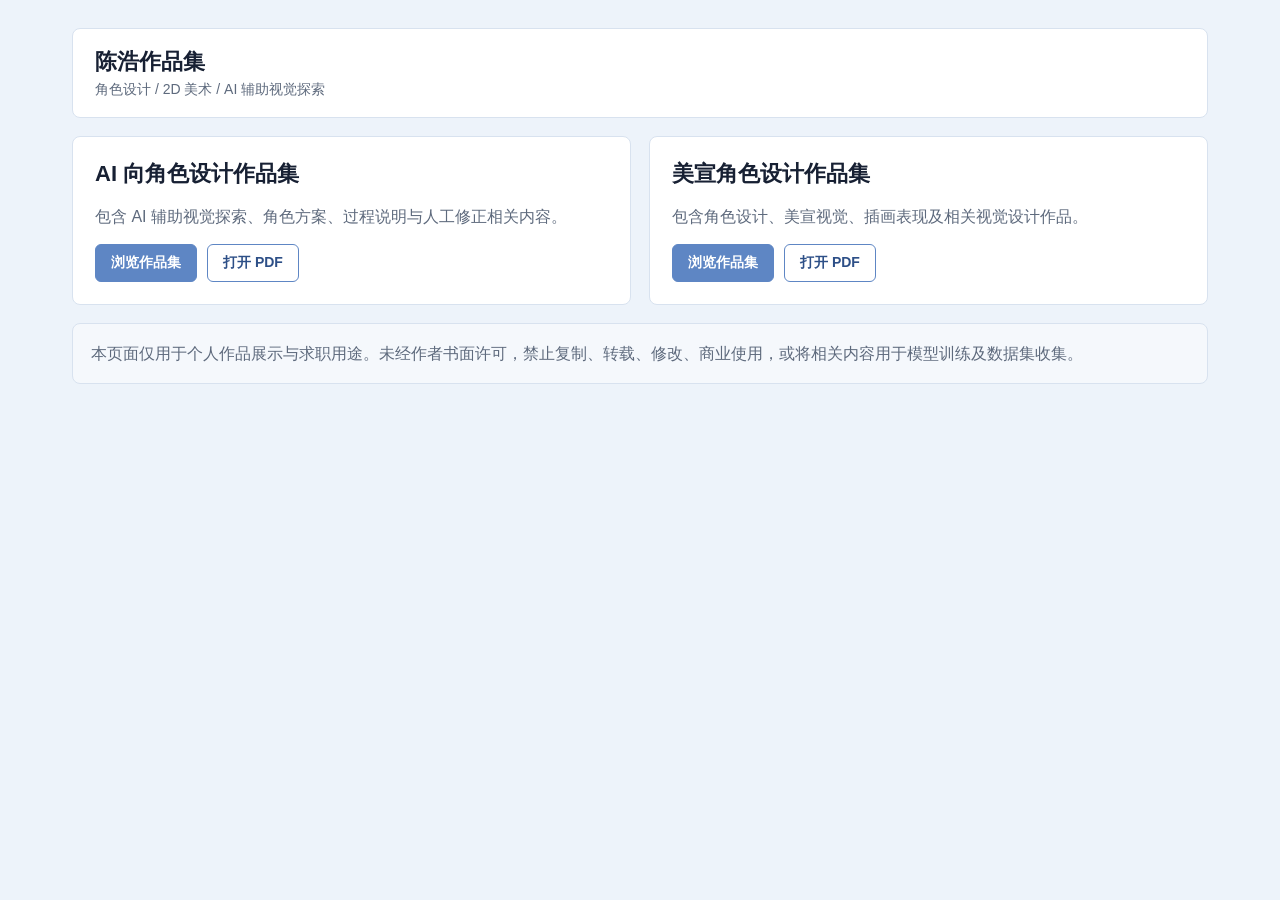
<file: index.html>
<!doctype html>
<html lang="zh-CN">
  <head>
    <meta charset="utf-8" />
    <meta name="viewport" content="width=device-width, initial-scale=1" />
    <title>陈浩作品集</title>
    <link rel="stylesheet" href="./styles.css" />
  </head>
  <body>
    <main class="shell">
      <header class="topbar">
        <div class="brand">
          <strong>陈浩作品集</strong>
          <span>角色设计 / 2D 美术 / AI 辅助视觉探索</span>
        </div>
      </header>

      <section class="grid" aria-label="作品集入口">
        <article class="card">
          <h2>AI 向角色设计作品集</h2>
          <p>包含 AI 辅助视觉探索、角色方案、过程说明与人工修正相关内容。</p>
          <div class="actions">
            <a class="button primary" href="./portfolio-ai/">浏览作品集</a>
            <a class="button" href="./assets/portfolio-ai.pdf">打开 PDF</a>
          </div>
        </article>

        <article class="card">
          <h2>美宣角色设计作品集</h2>
          <p>包含角色设计、美宣视觉、插画表现及相关视觉设计作品。</p>
          <div class="actions">
            <a class="button primary" href="./portfolio-meixuan/">浏览作品集</a>
            <a class="button" href="./assets/portfolio-meixuan.pdf">打开 PDF</a>
          </div>
        </article>
      </section>

      <section class="notice">
        <p>本页面仅用于个人作品展示与求职用途。未经作者书面许可，禁止复制、转载、修改、商业使用，或将相关内容用于模型训练及数据集收集。</p>
      </section>
    </main>
  </body>
</html>
</file>
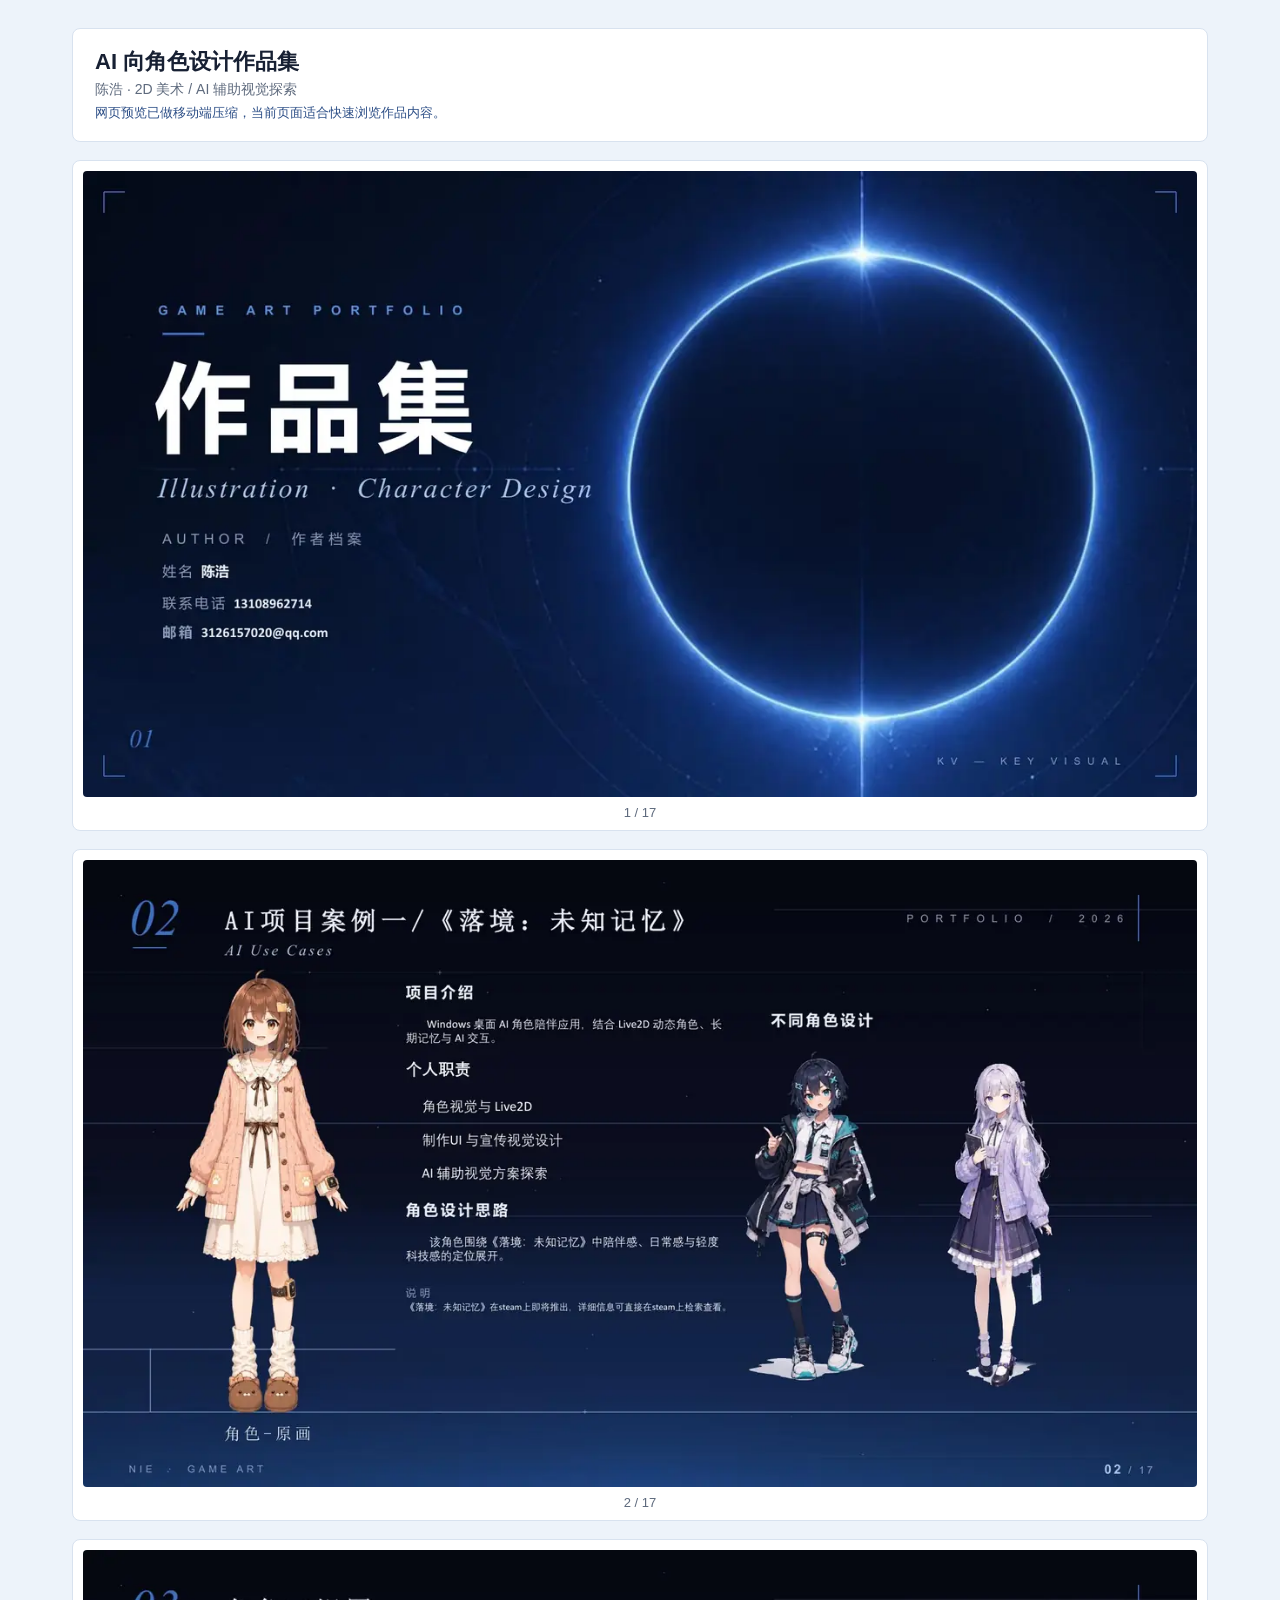
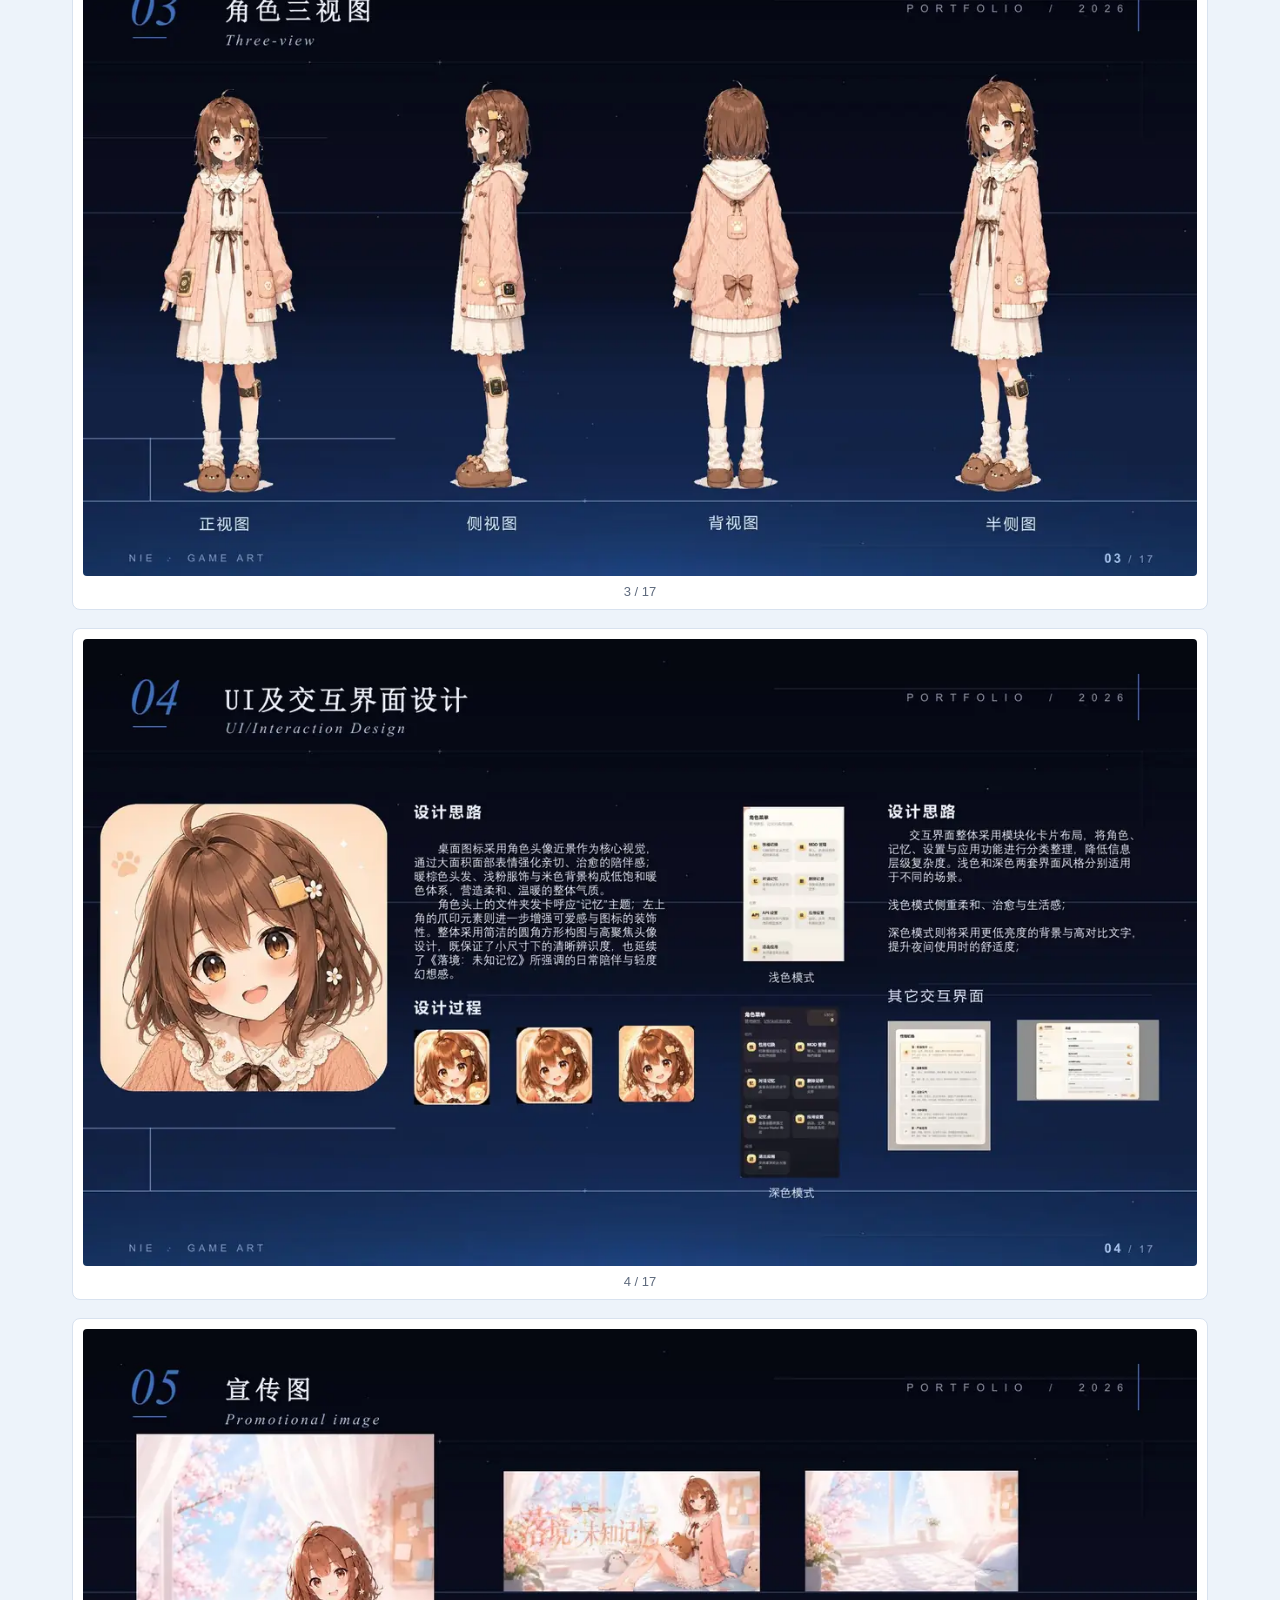
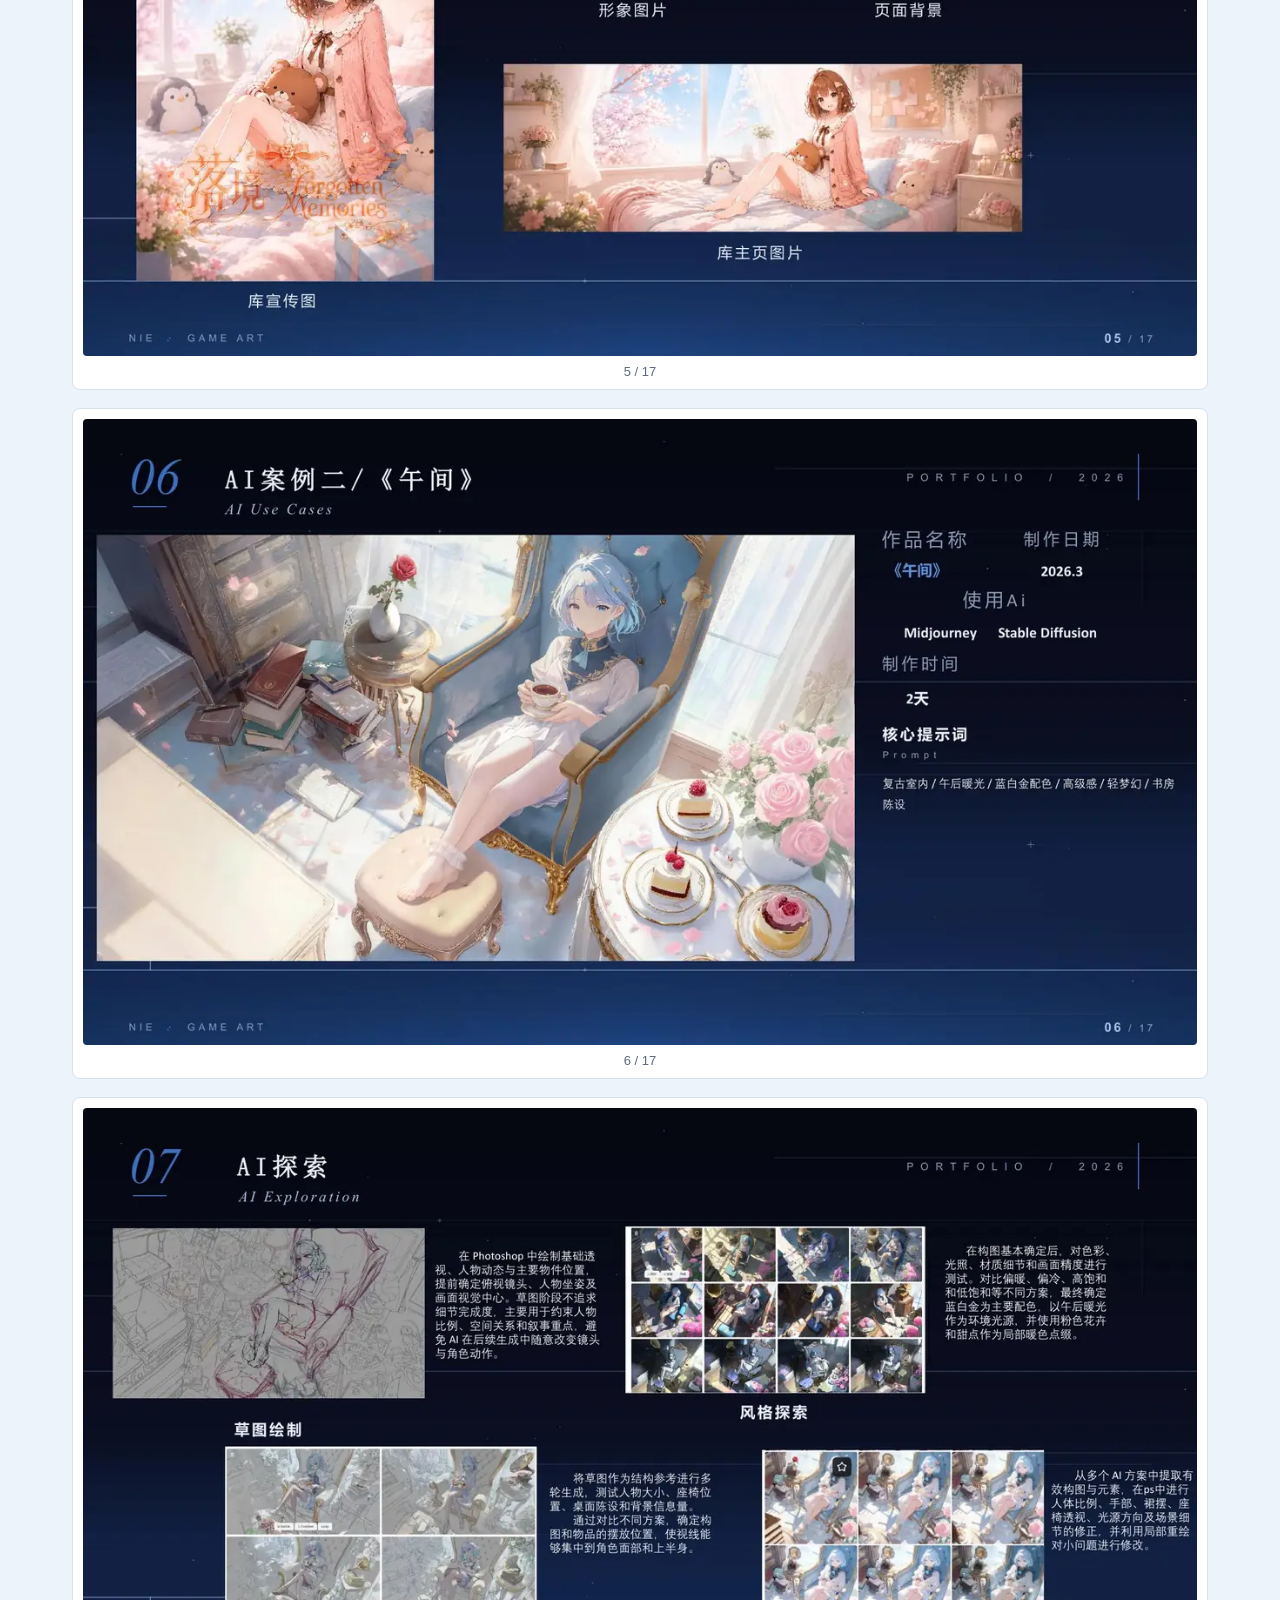
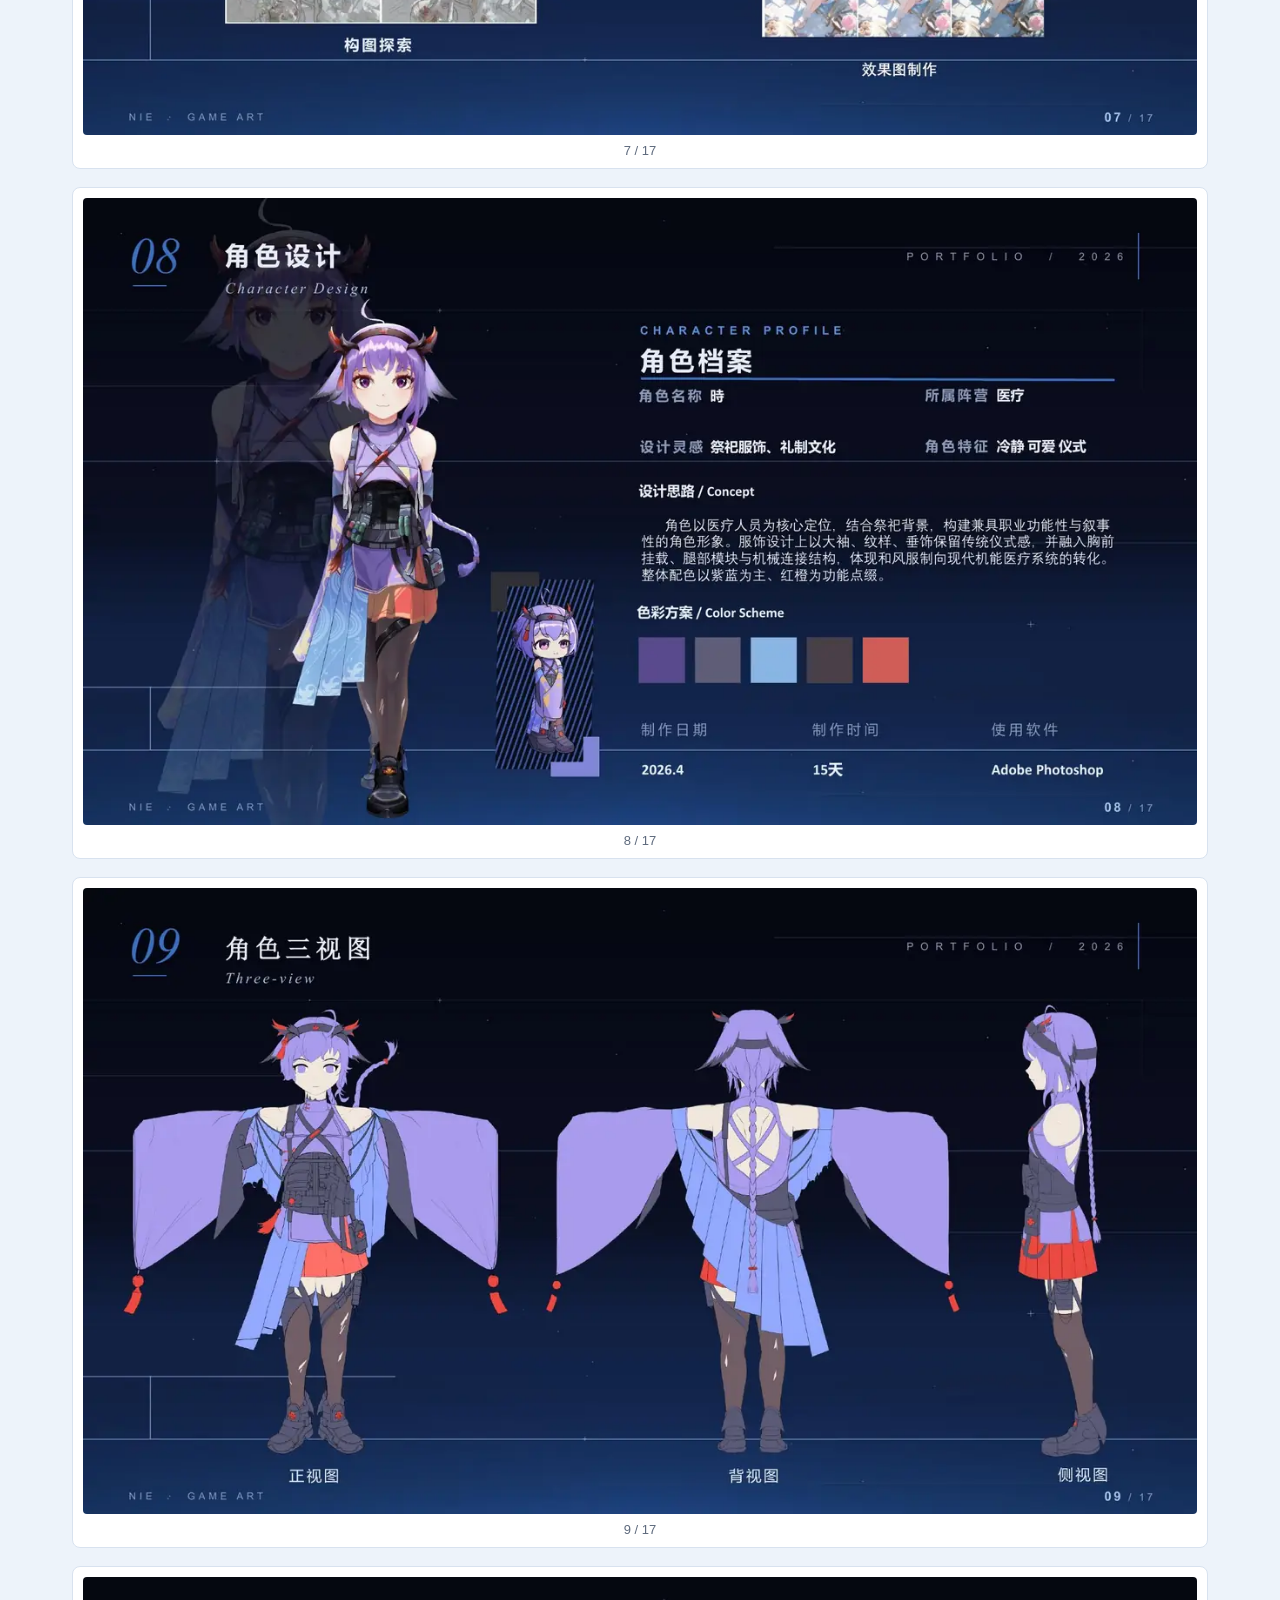
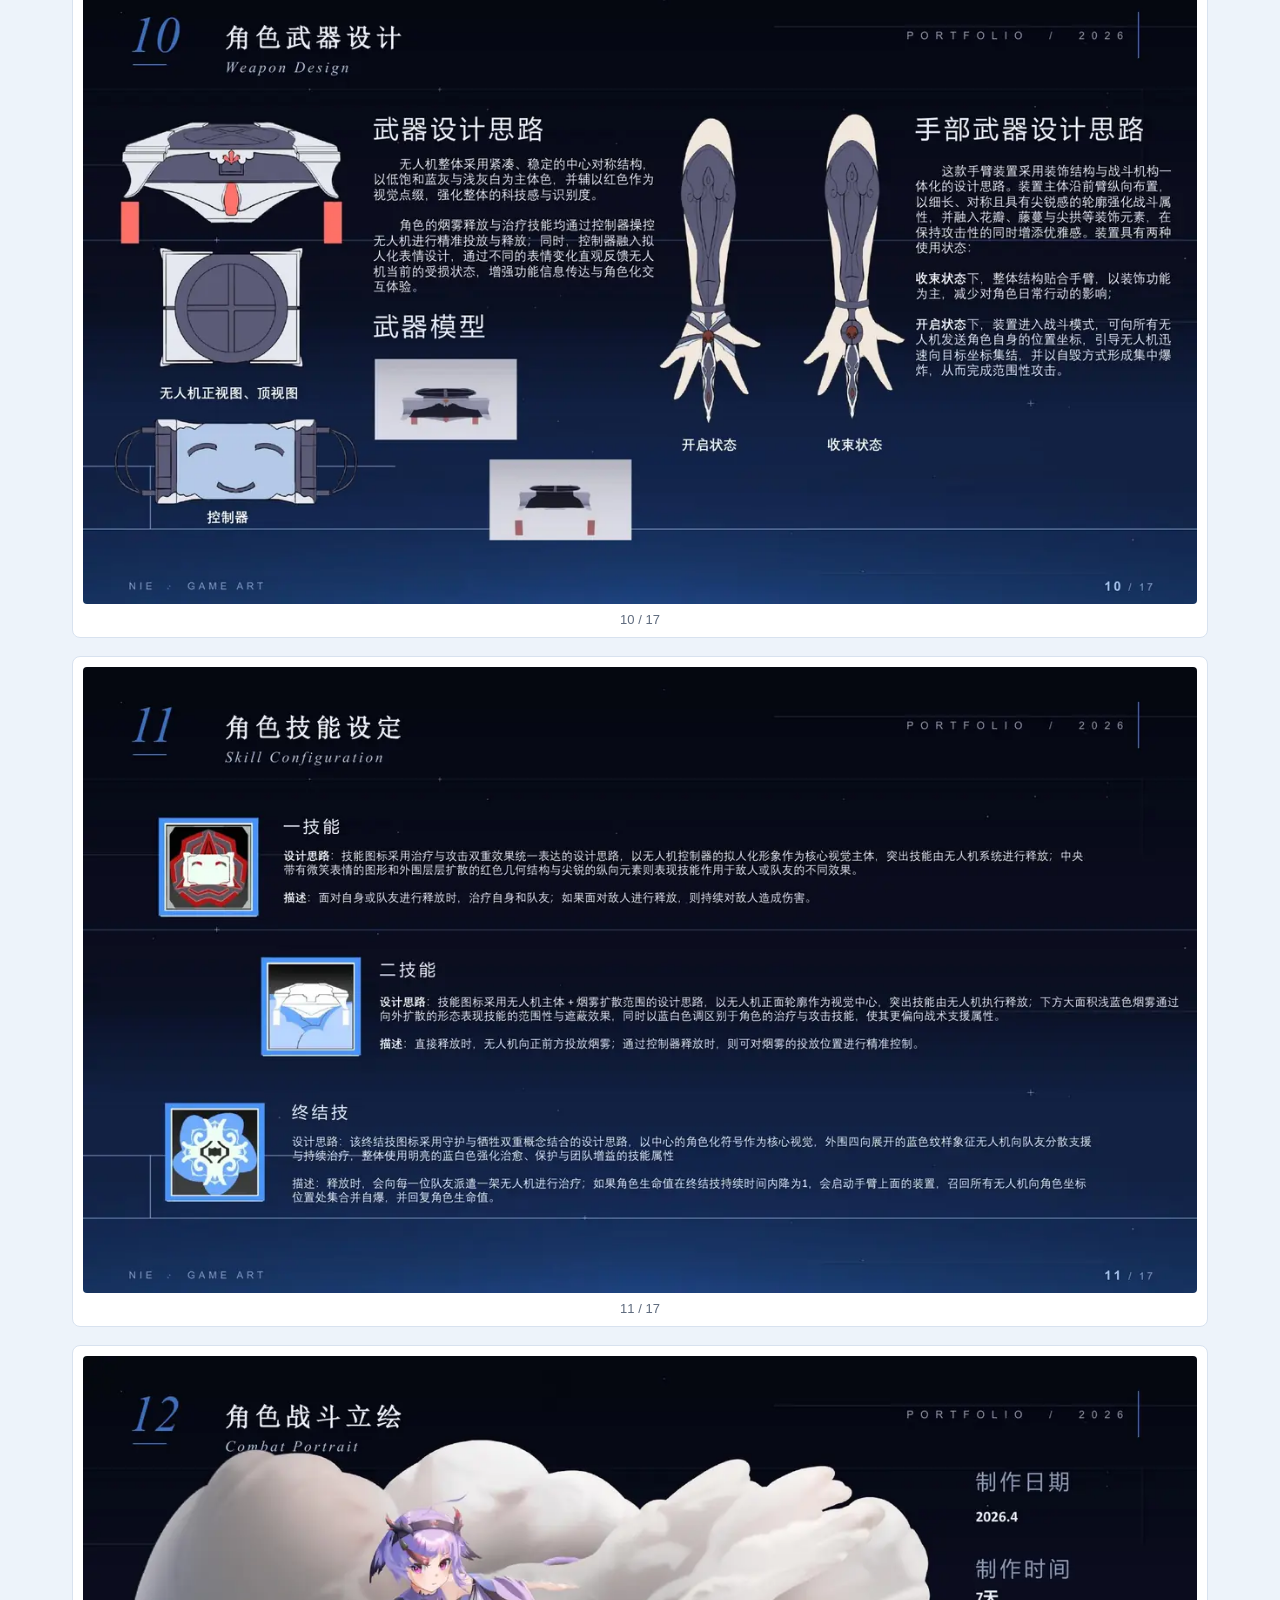
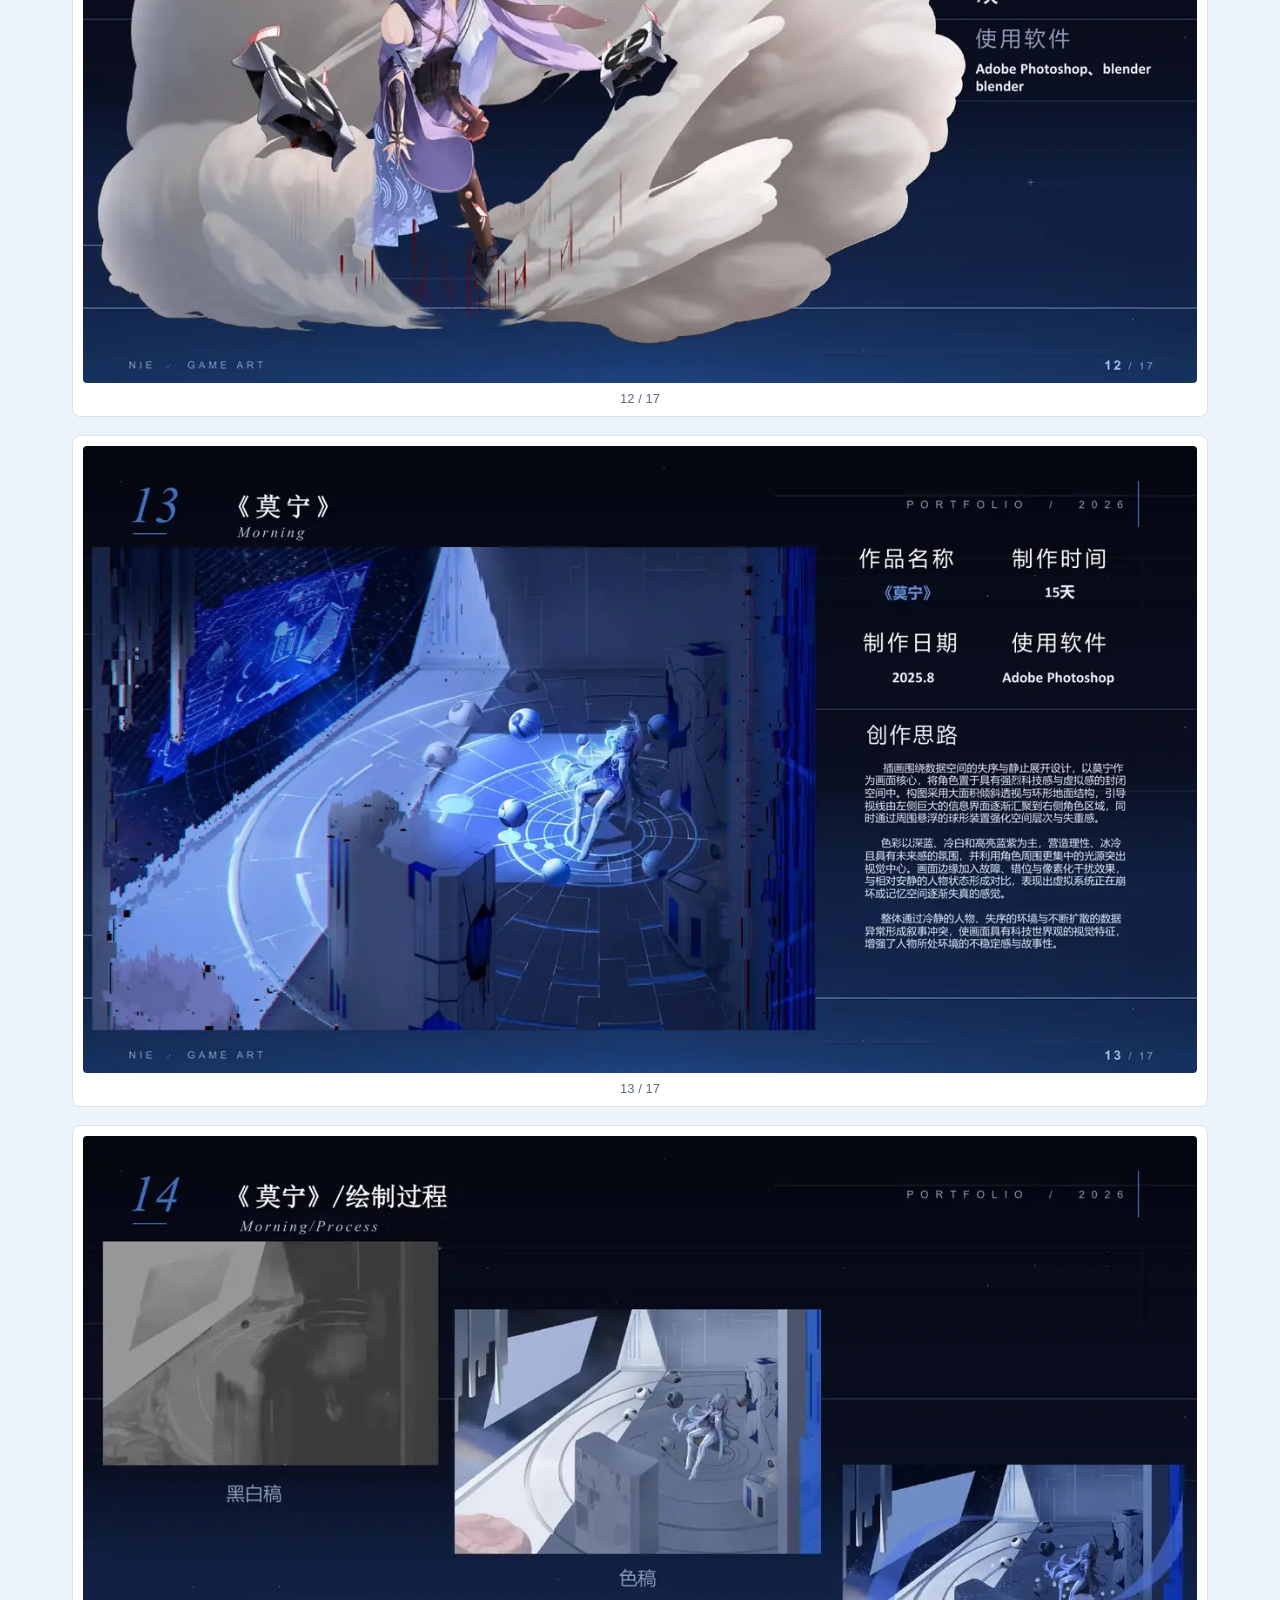
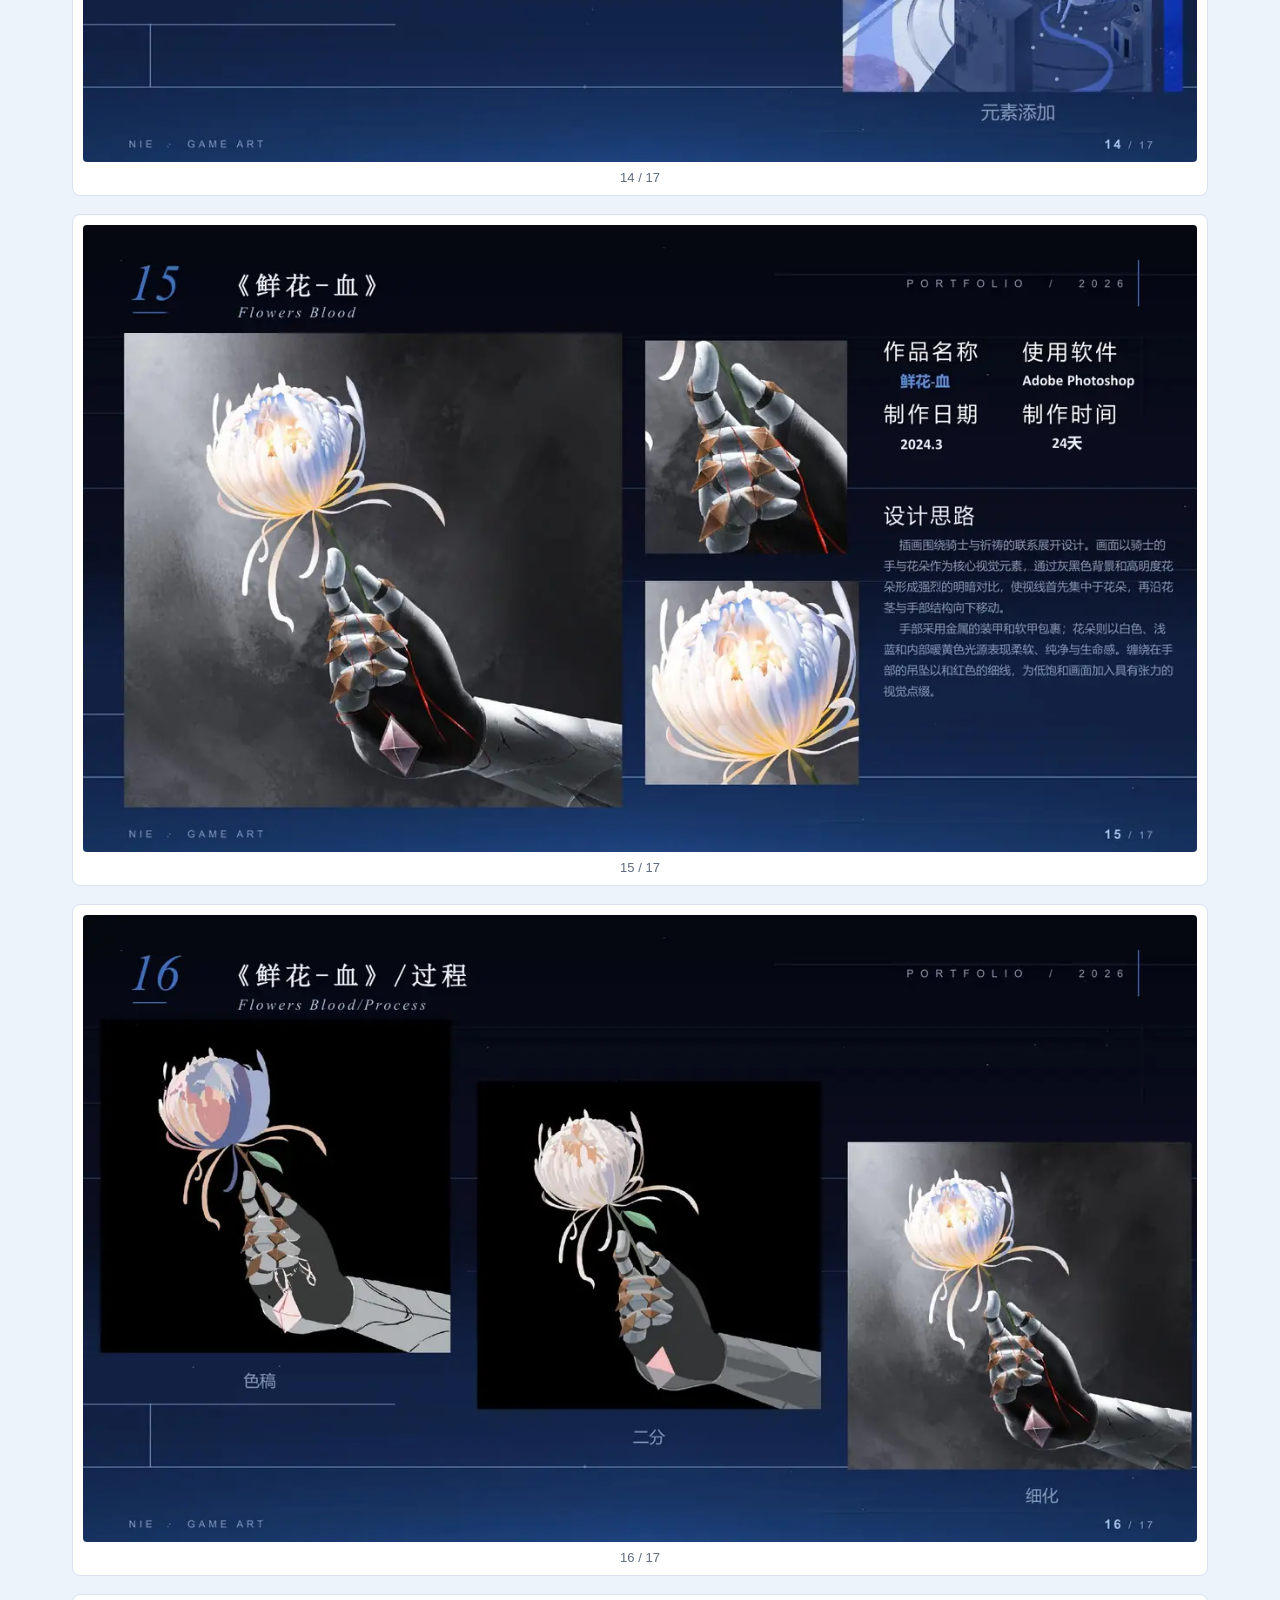
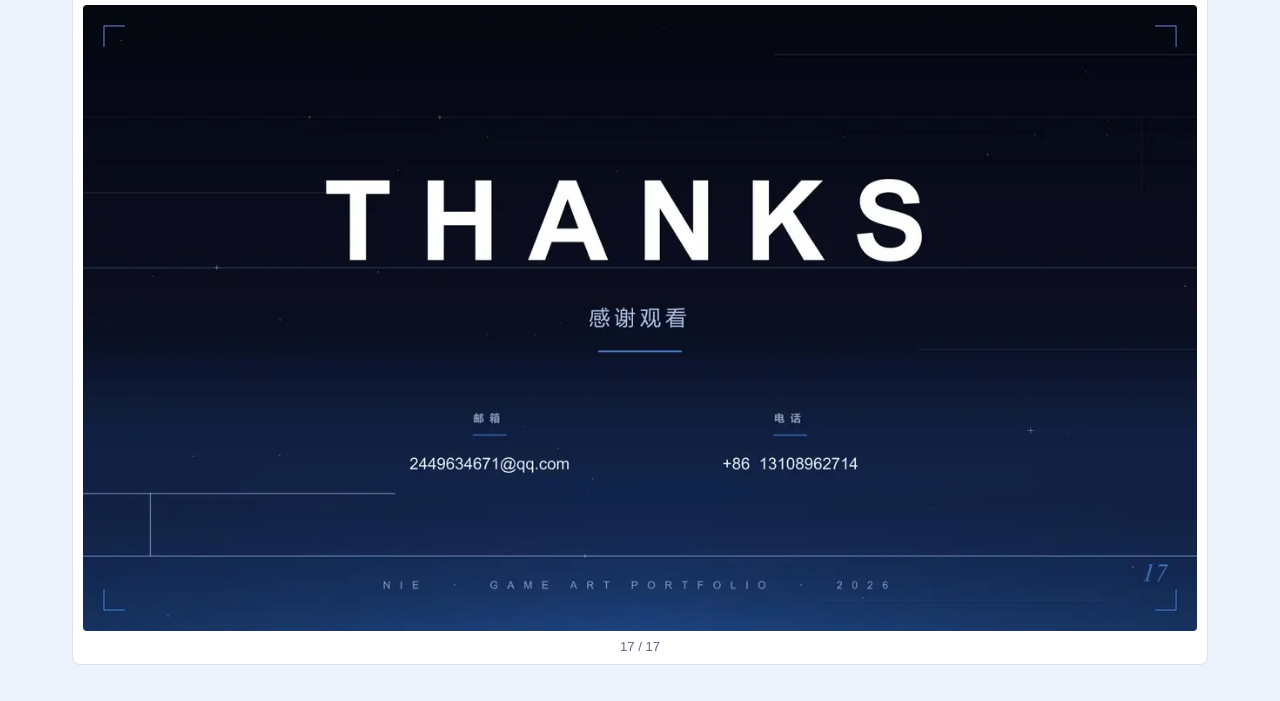
<file: portfolio-ai/index.html>
<!doctype html>
<html lang="zh-CN">
  <head>
    <meta charset="utf-8" />
    <meta name="viewport" content="width=device-width, initial-scale=1" />
    <title>AI 向角色设计作品集 - 陈浩</title>
    <link rel="stylesheet" href="../styles.css" />
  </head>
  <body>
    <main class="shell">
      <header class="topbar">
        <div class="brand">
          <strong>AI 向角色设计作品集</strong>
          <span>陈浩 · 2D 美术 / AI 辅助视觉探索</span>
          <span class="view-note">网页预览已做移动端压缩，当前页面适合快速浏览作品内容。</span>
        </div>
      </header>

      <section class="page-viewer" aria-label="AI 向角色设计作品集页面预览">
        <figure class="page-card">
          <img src="../assets/portfolio-ai-pages-web/page-01.webp" loading="eager" fetchpriority="high" width="1280" height="720" alt="AI 向角色设计作品集 第 1 页 / 共 17 页" decoding="async" />
          <figcaption>1 / 17</figcaption>
        </figure>
        <figure class="page-card">
          <img src="../assets/portfolio-ai-pages-web/page-02.webp" loading="eager" fetchpriority="high" width="1280" height="720" alt="AI 向角色设计作品集 第 2 页 / 共 17 页" decoding="async" />
          <figcaption>2 / 17</figcaption>
        </figure>
        <figure class="page-card page-card-pending">
          <img data-src="../assets/portfolio-ai-pages-web/page-03.webp" loading="lazy" width="1280" height="720" alt="AI 向角色设计作品集 第 3 页 / 共 17 页" decoding="async" />
          <figcaption>3 / 17</figcaption>
        </figure>
        <figure class="page-card page-card-pending">
          <img data-src="../assets/portfolio-ai-pages-web/page-04.webp" loading="lazy" width="1280" height="720" alt="AI 向角色设计作品集 第 4 页 / 共 17 页" decoding="async" />
          <figcaption>4 / 17</figcaption>
        </figure>
        <figure class="page-card page-card-pending">
          <img data-src="../assets/portfolio-ai-pages-web/page-05.webp" loading="lazy" width="1280" height="720" alt="AI 向角色设计作品集 第 5 页 / 共 17 页" decoding="async" />
          <figcaption>5 / 17</figcaption>
        </figure>
        <figure class="page-card page-card-pending">
          <img data-src="../assets/portfolio-ai-pages-web/page-06.webp" loading="lazy" width="1280" height="720" alt="AI 向角色设计作品集 第 6 页 / 共 17 页" decoding="async" />
          <figcaption>6 / 17</figcaption>
        </figure>
        <figure class="page-card page-card-pending">
          <img data-src="../assets/portfolio-ai-pages-web/page-07.webp" loading="lazy" width="1280" height="720" alt="AI 向角色设计作品集 第 7 页 / 共 17 页" decoding="async" />
          <figcaption>7 / 17</figcaption>
        </figure>
        <figure class="page-card page-card-pending">
          <img data-src="../assets/portfolio-ai-pages-web/page-08.webp" loading="lazy" width="1280" height="720" alt="AI 向角色设计作品集 第 8 页 / 共 17 页" decoding="async" />
          <figcaption>8 / 17</figcaption>
        </figure>
        <figure class="page-card page-card-pending">
          <img data-src="../assets/portfolio-ai-pages-web/page-09.webp" loading="lazy" width="1280" height="720" alt="AI 向角色设计作品集 第 9 页 / 共 17 页" decoding="async" />
          <figcaption>9 / 17</figcaption>
        </figure>
        <figure class="page-card page-card-pending">
          <img data-src="../assets/portfolio-ai-pages-web/page-10.webp" loading="lazy" width="1280" height="720" alt="AI 向角色设计作品集 第 10 页 / 共 17 页" decoding="async" />
          <figcaption>10 / 17</figcaption>
        </figure>
        <figure class="page-card page-card-pending">
          <img data-src="../assets/portfolio-ai-pages-web/page-11.webp" loading="lazy" width="1280" height="720" alt="AI 向角色设计作品集 第 11 页 / 共 17 页" decoding="async" />
          <figcaption>11 / 17</figcaption>
        </figure>
        <figure class="page-card page-card-pending">
          <img data-src="../assets/portfolio-ai-pages-web/page-12.webp" loading="lazy" width="1280" height="720" alt="AI 向角色设计作品集 第 12 页 / 共 17 页" decoding="async" />
          <figcaption>12 / 17</figcaption>
        </figure>
        <figure class="page-card page-card-pending">
          <img data-src="../assets/portfolio-ai-pages-web/page-13.webp" loading="lazy" width="1280" height="720" alt="AI 向角色设计作品集 第 13 页 / 共 17 页" decoding="async" />
          <figcaption>13 / 17</figcaption>
        </figure>
        <figure class="page-card page-card-pending">
          <img data-src="../assets/portfolio-ai-pages-web/page-14.webp" loading="lazy" width="1280" height="720" alt="AI 向角色设计作品集 第 14 页 / 共 17 页" decoding="async" />
          <figcaption>14 / 17</figcaption>
        </figure>
        <figure class="page-card page-card-pending">
          <img data-src="../assets/portfolio-ai-pages-web/page-15.webp" loading="lazy" width="1280" height="720" alt="AI 向角色设计作品集 第 15 页 / 共 17 页" decoding="async" />
          <figcaption>15 / 17</figcaption>
        </figure>
        <figure class="page-card page-card-pending">
          <img data-src="../assets/portfolio-ai-pages-web/page-16.webp" loading="lazy" width="1280" height="720" alt="AI 向角色设计作品集 第 16 页 / 共 17 页" decoding="async" />
          <figcaption>16 / 17</figcaption>
        </figure>
        <figure class="page-card page-card-pending">
          <img data-src="../assets/portfolio-ai-pages-web/page-17.webp" loading="lazy" width="1280" height="720" alt="AI 向角色设计作品集 第 17 页 / 共 17 页" decoding="async" />
          <figcaption>17 / 17</figcaption>
        </figure>
      </section>
    </main>
    <script src="../viewer.js" defer></script>
  </body>
</html>
</file>
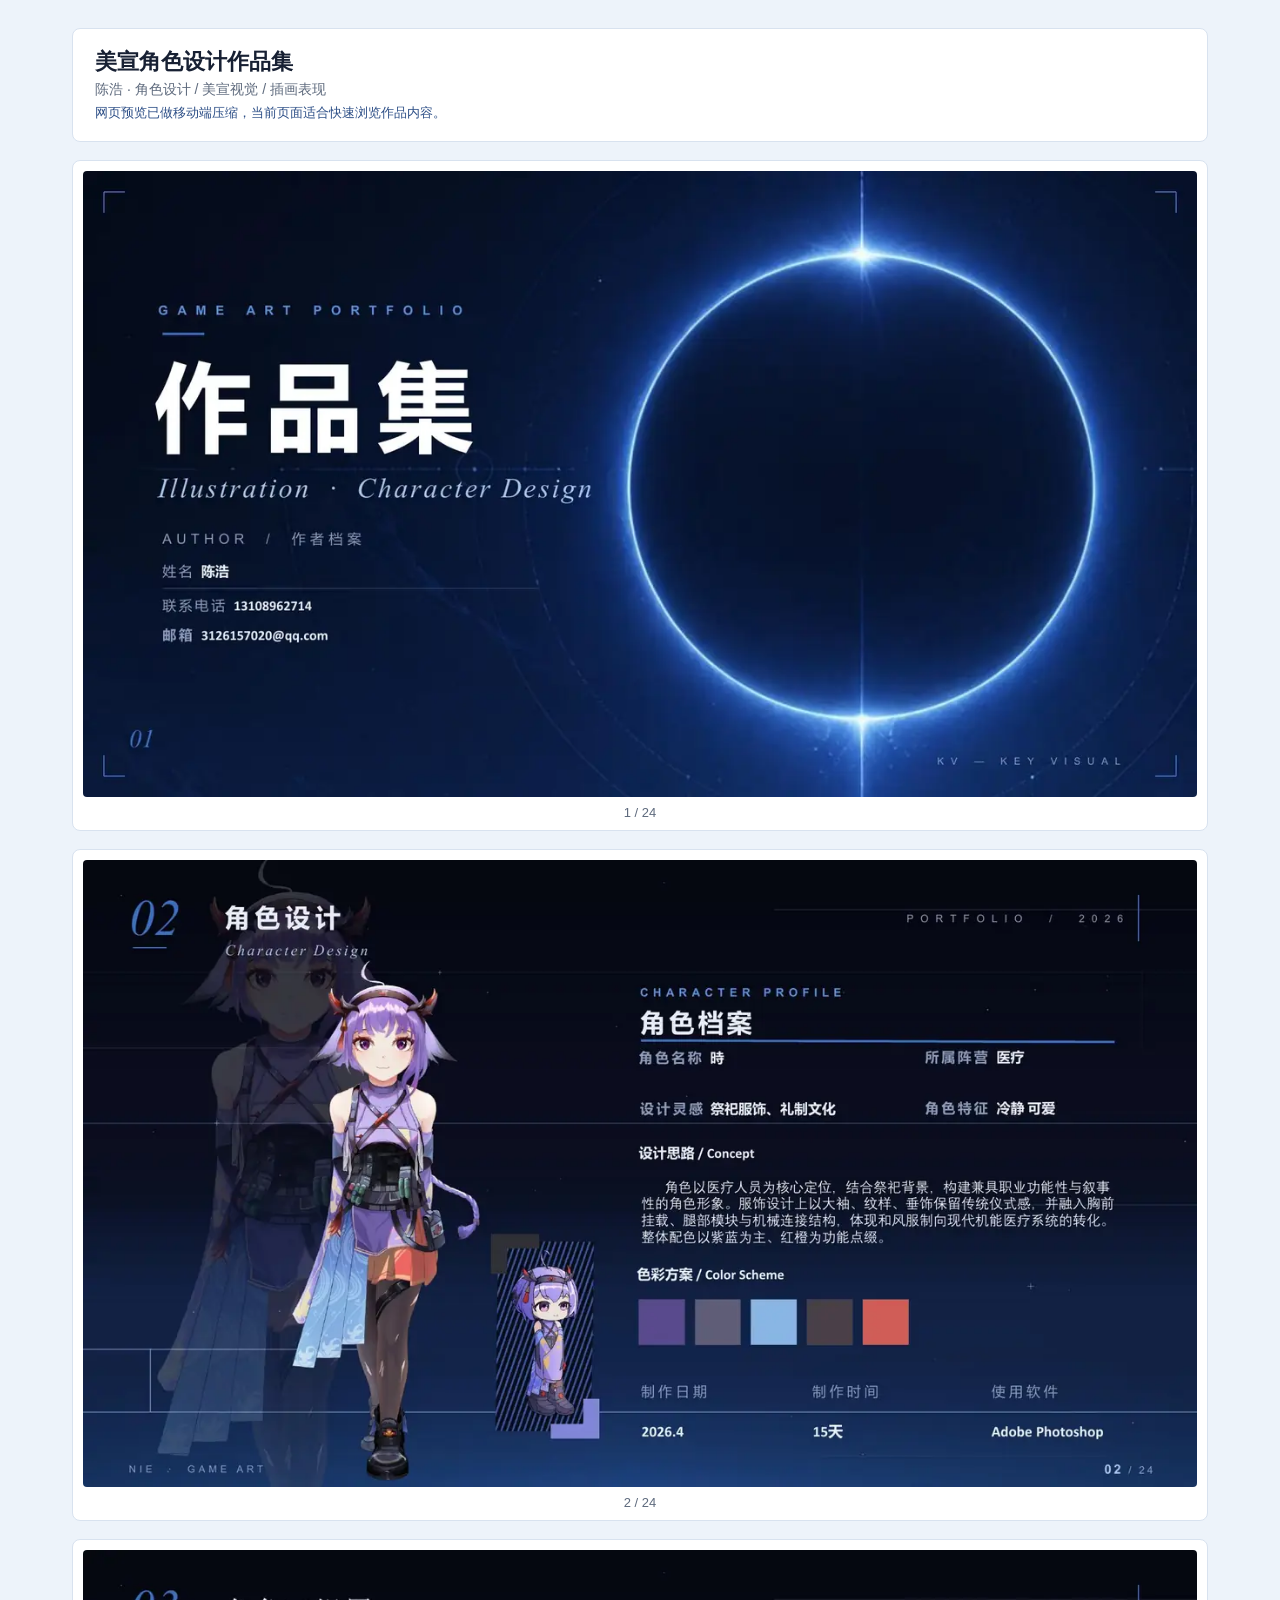
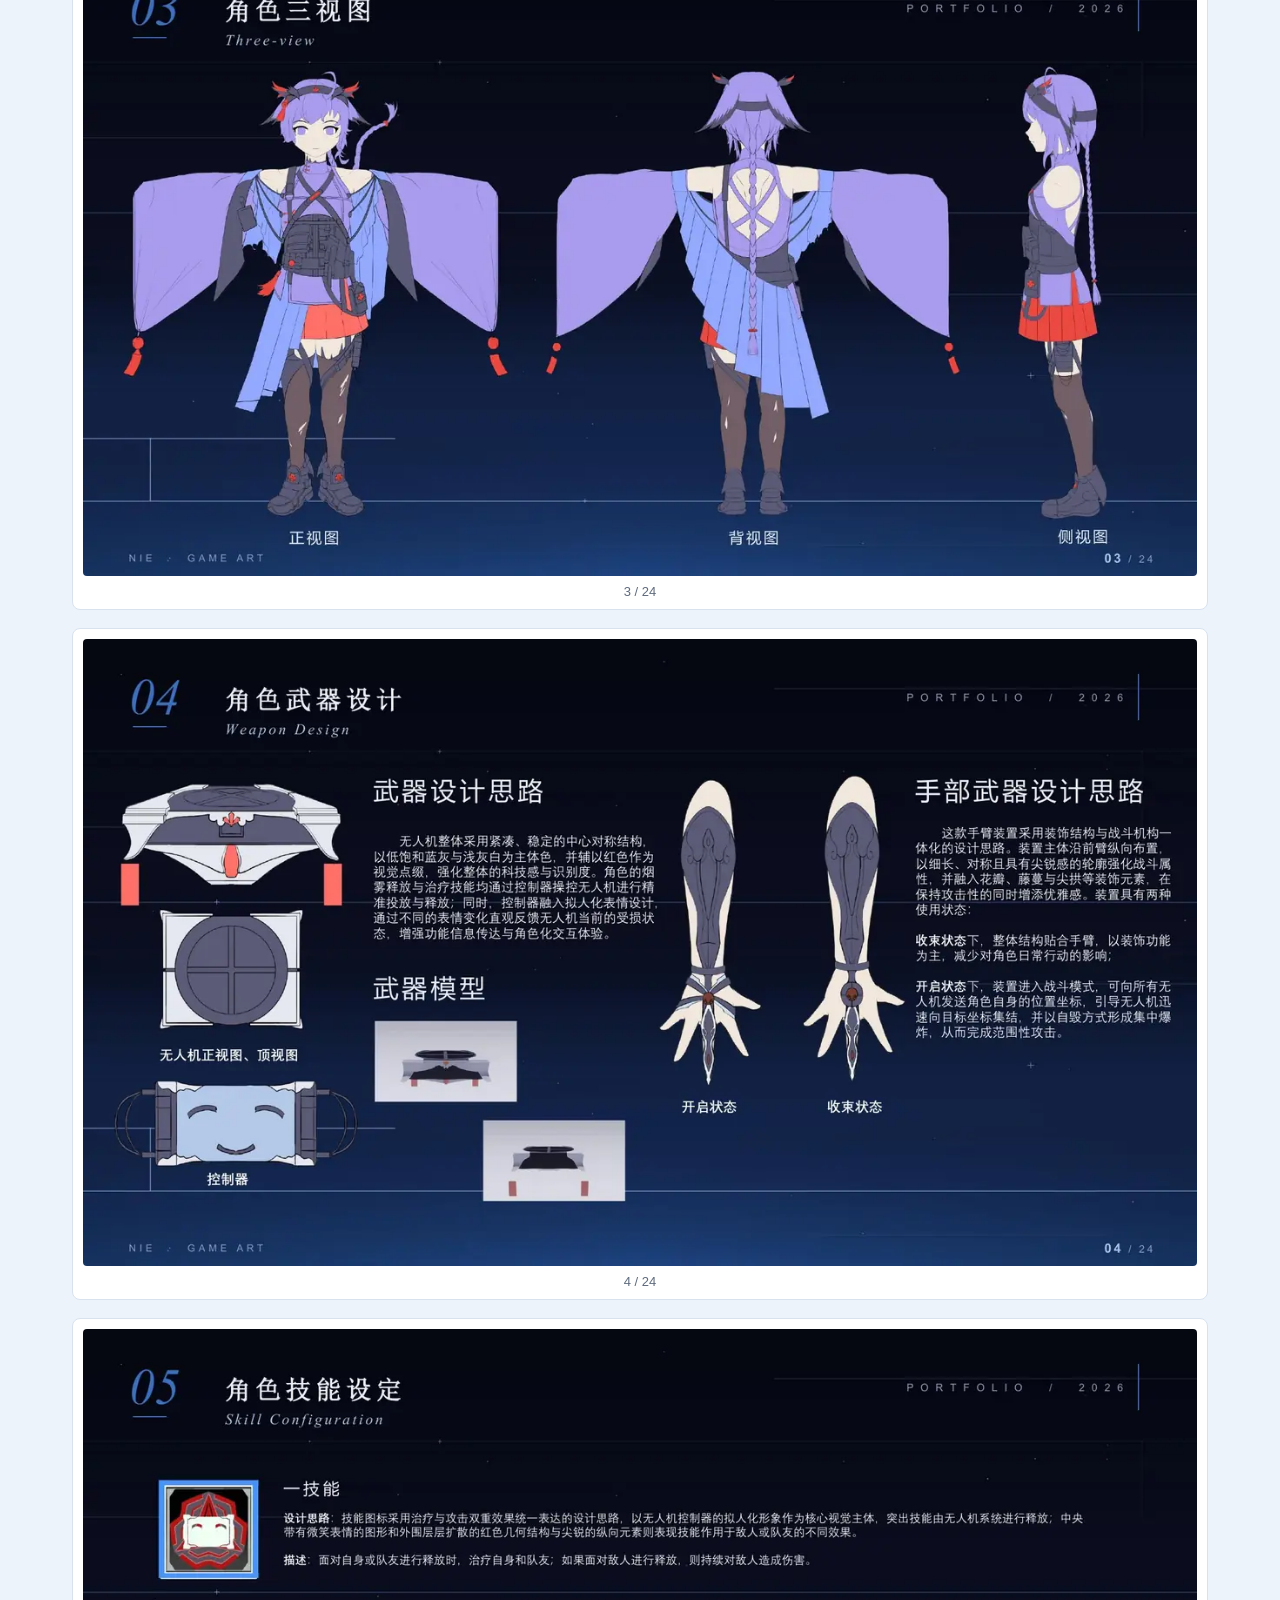
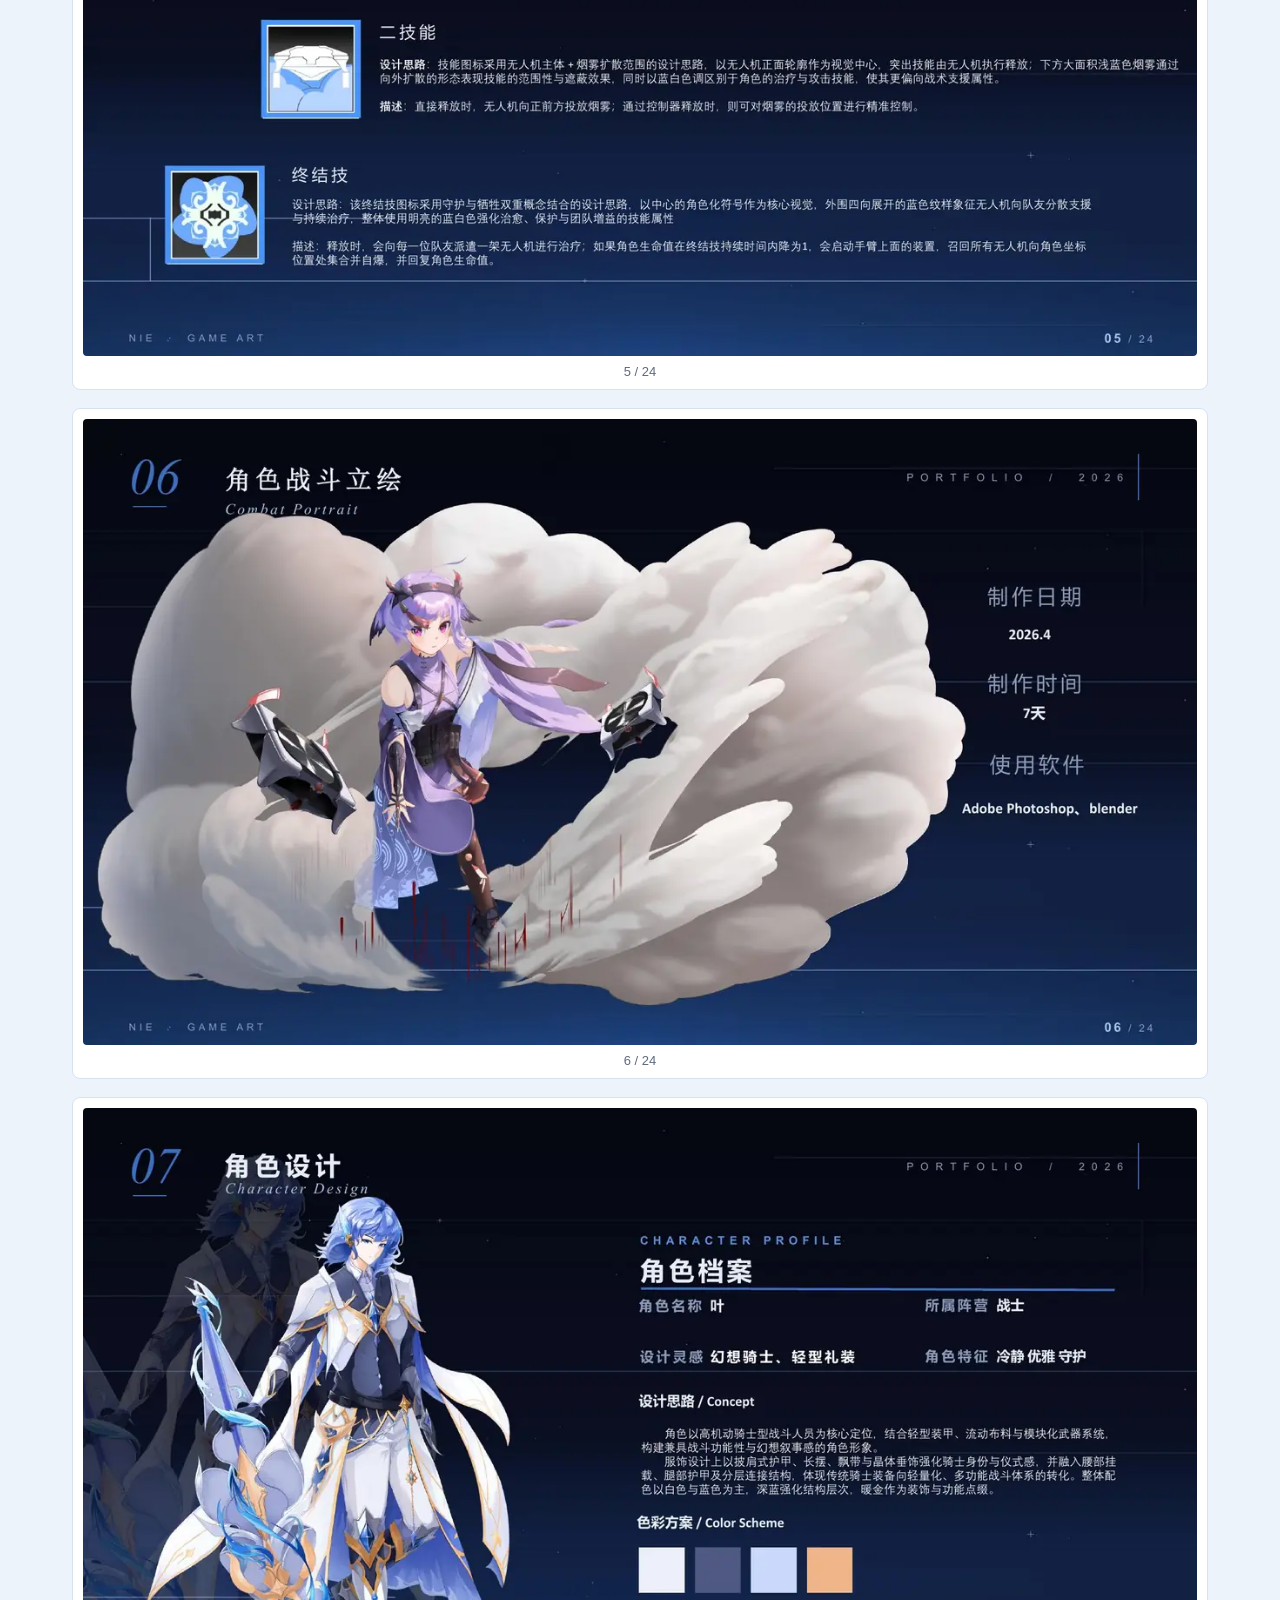
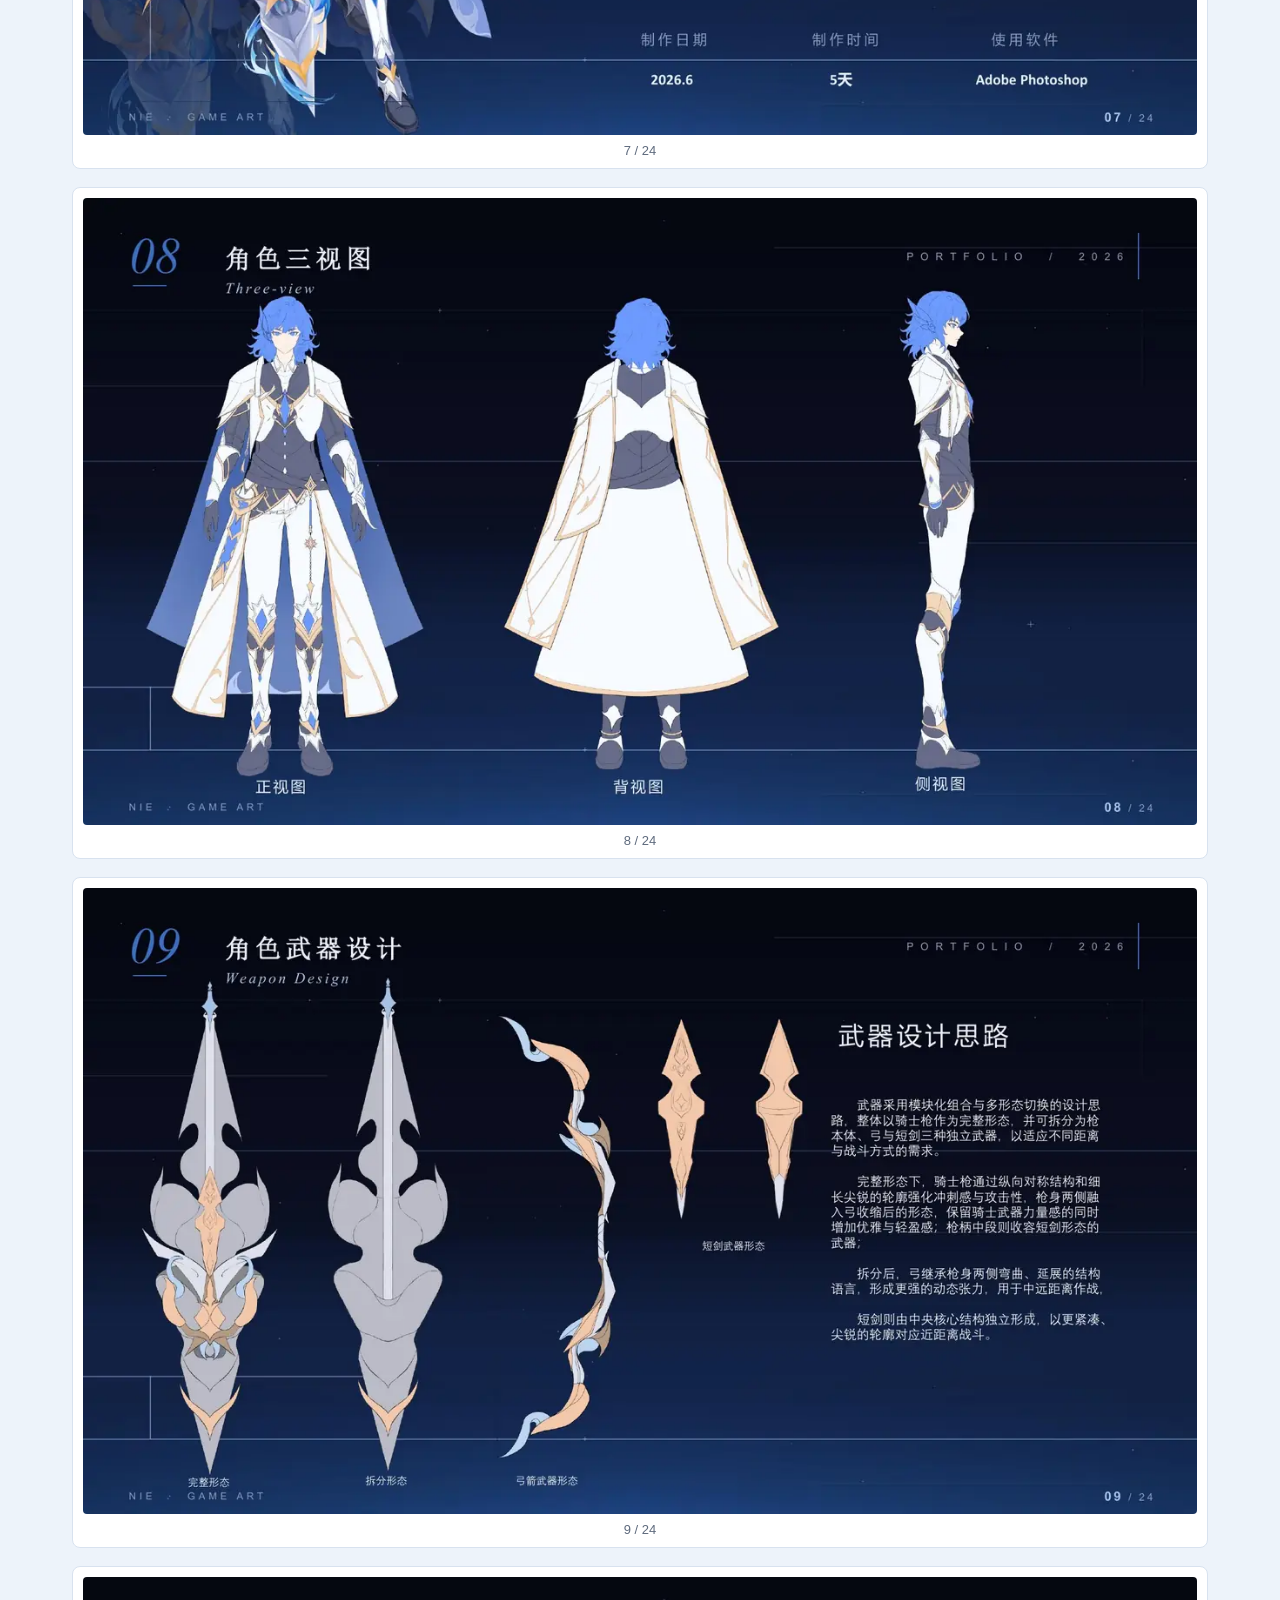
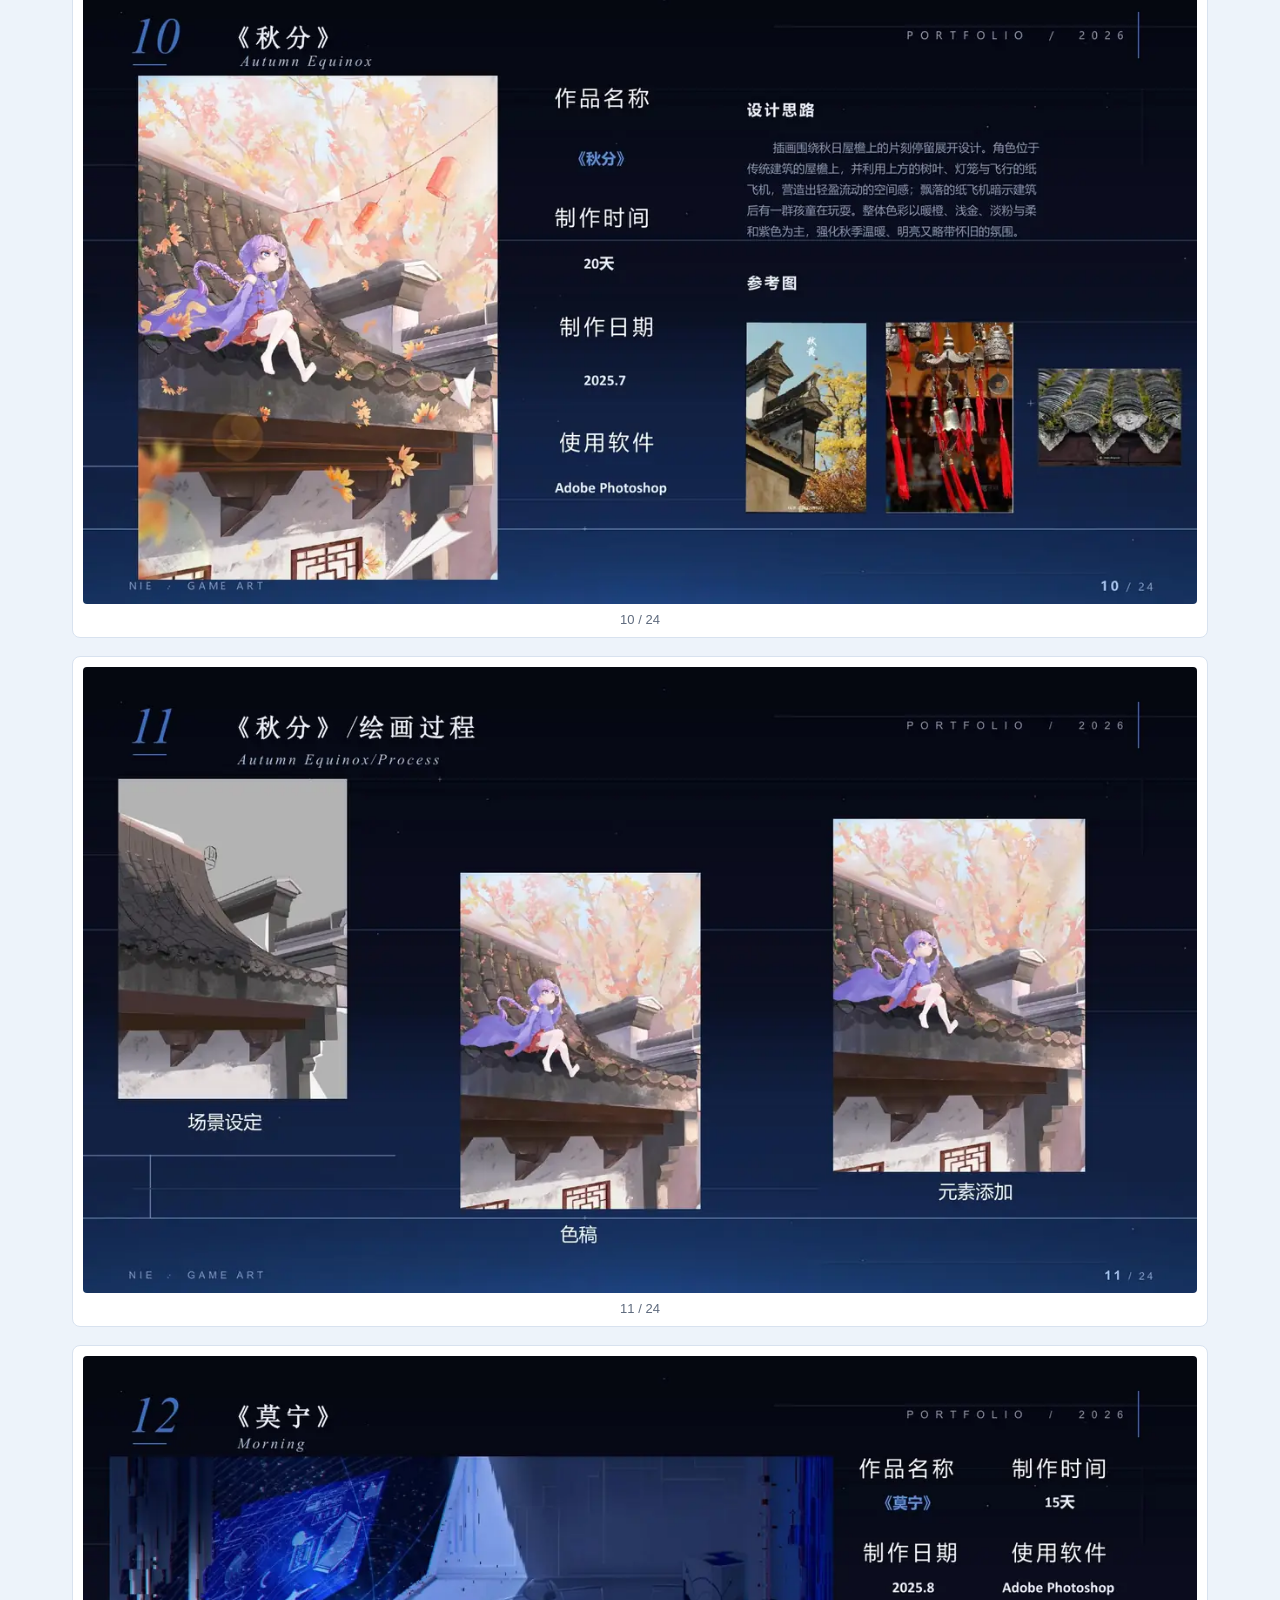
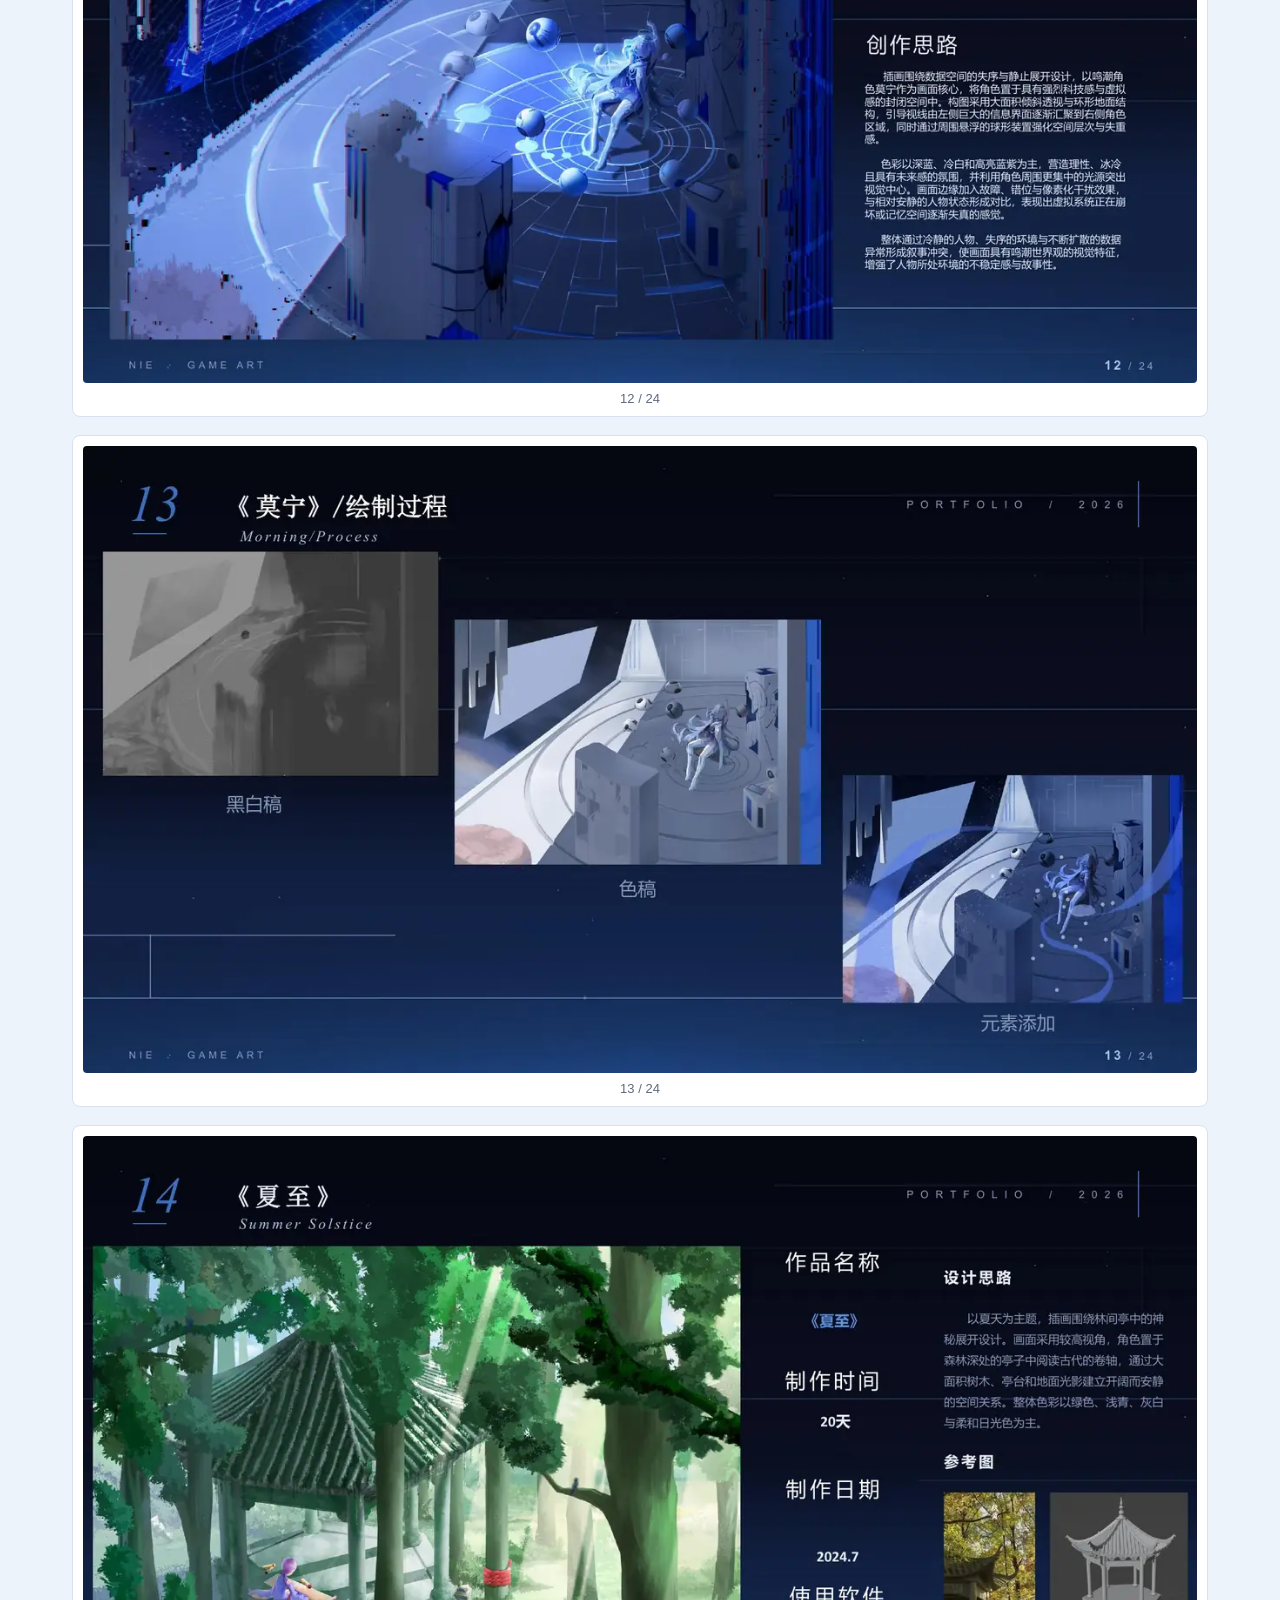
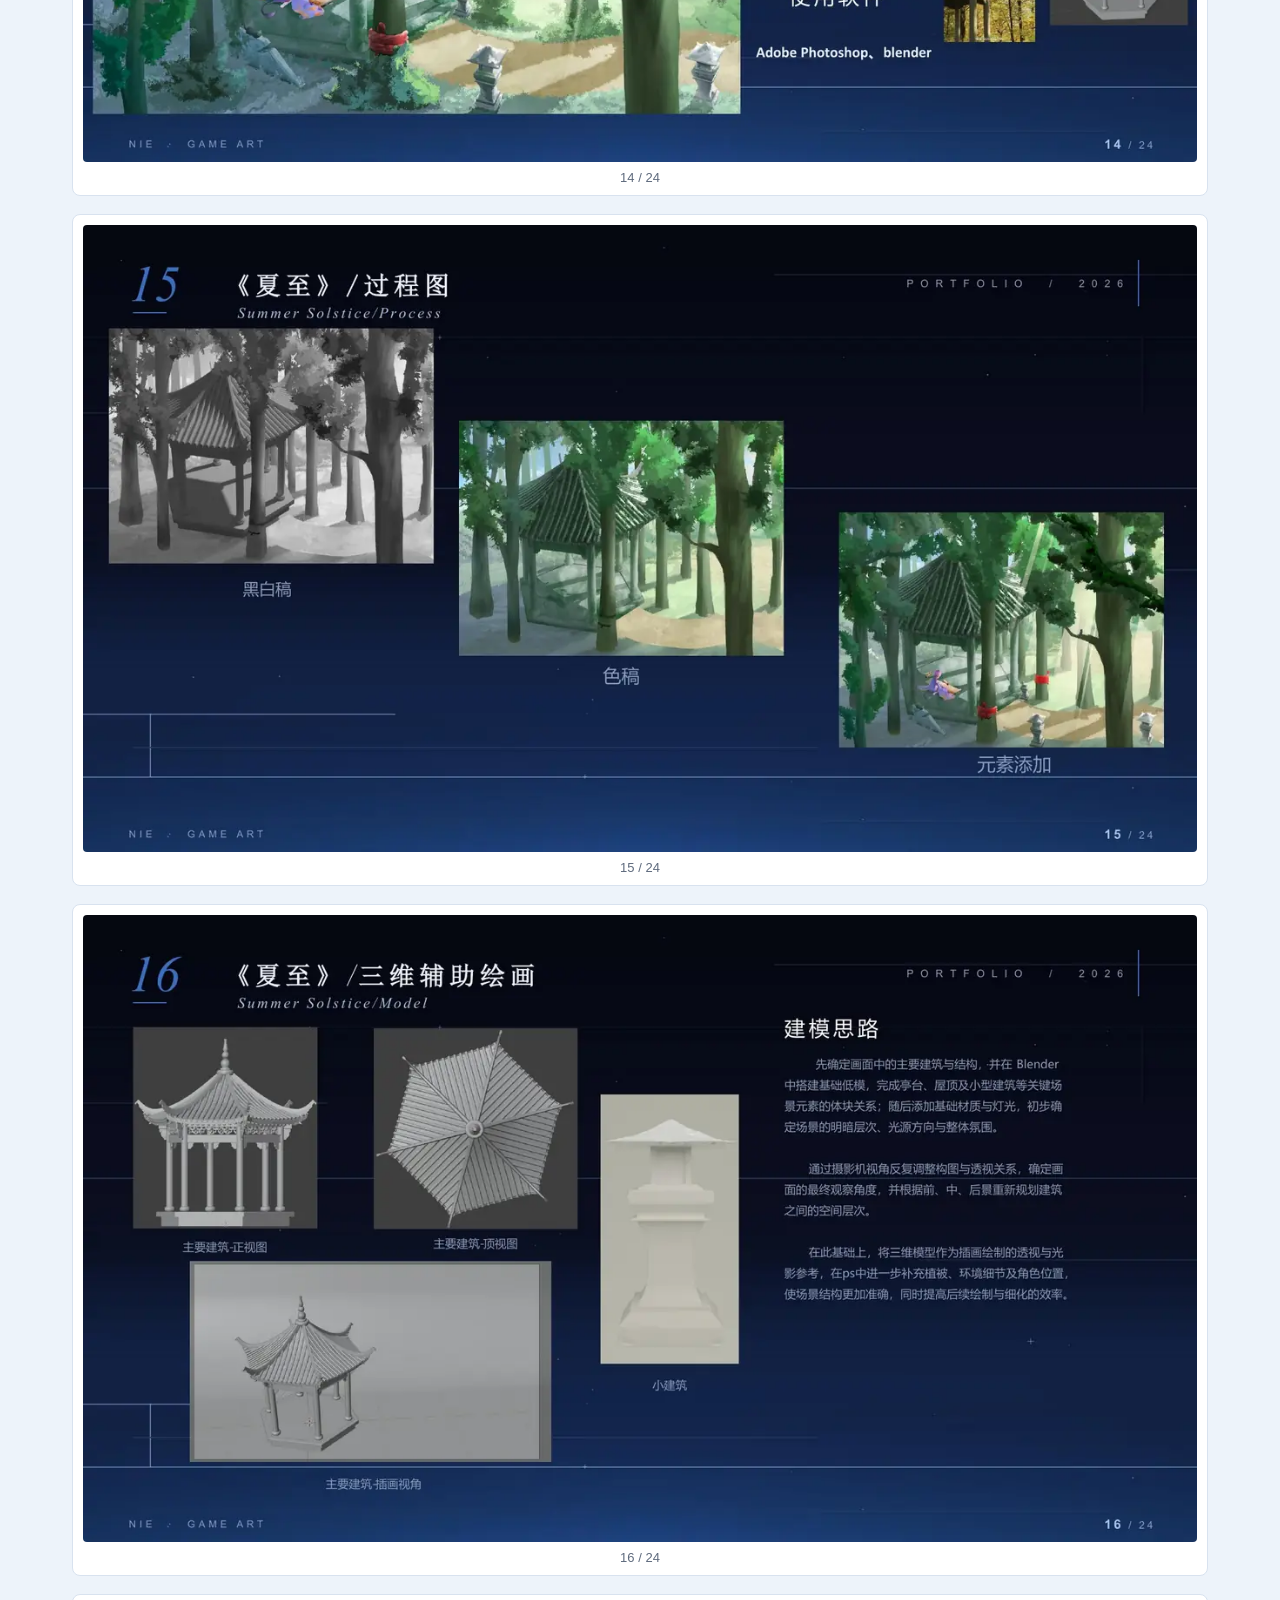
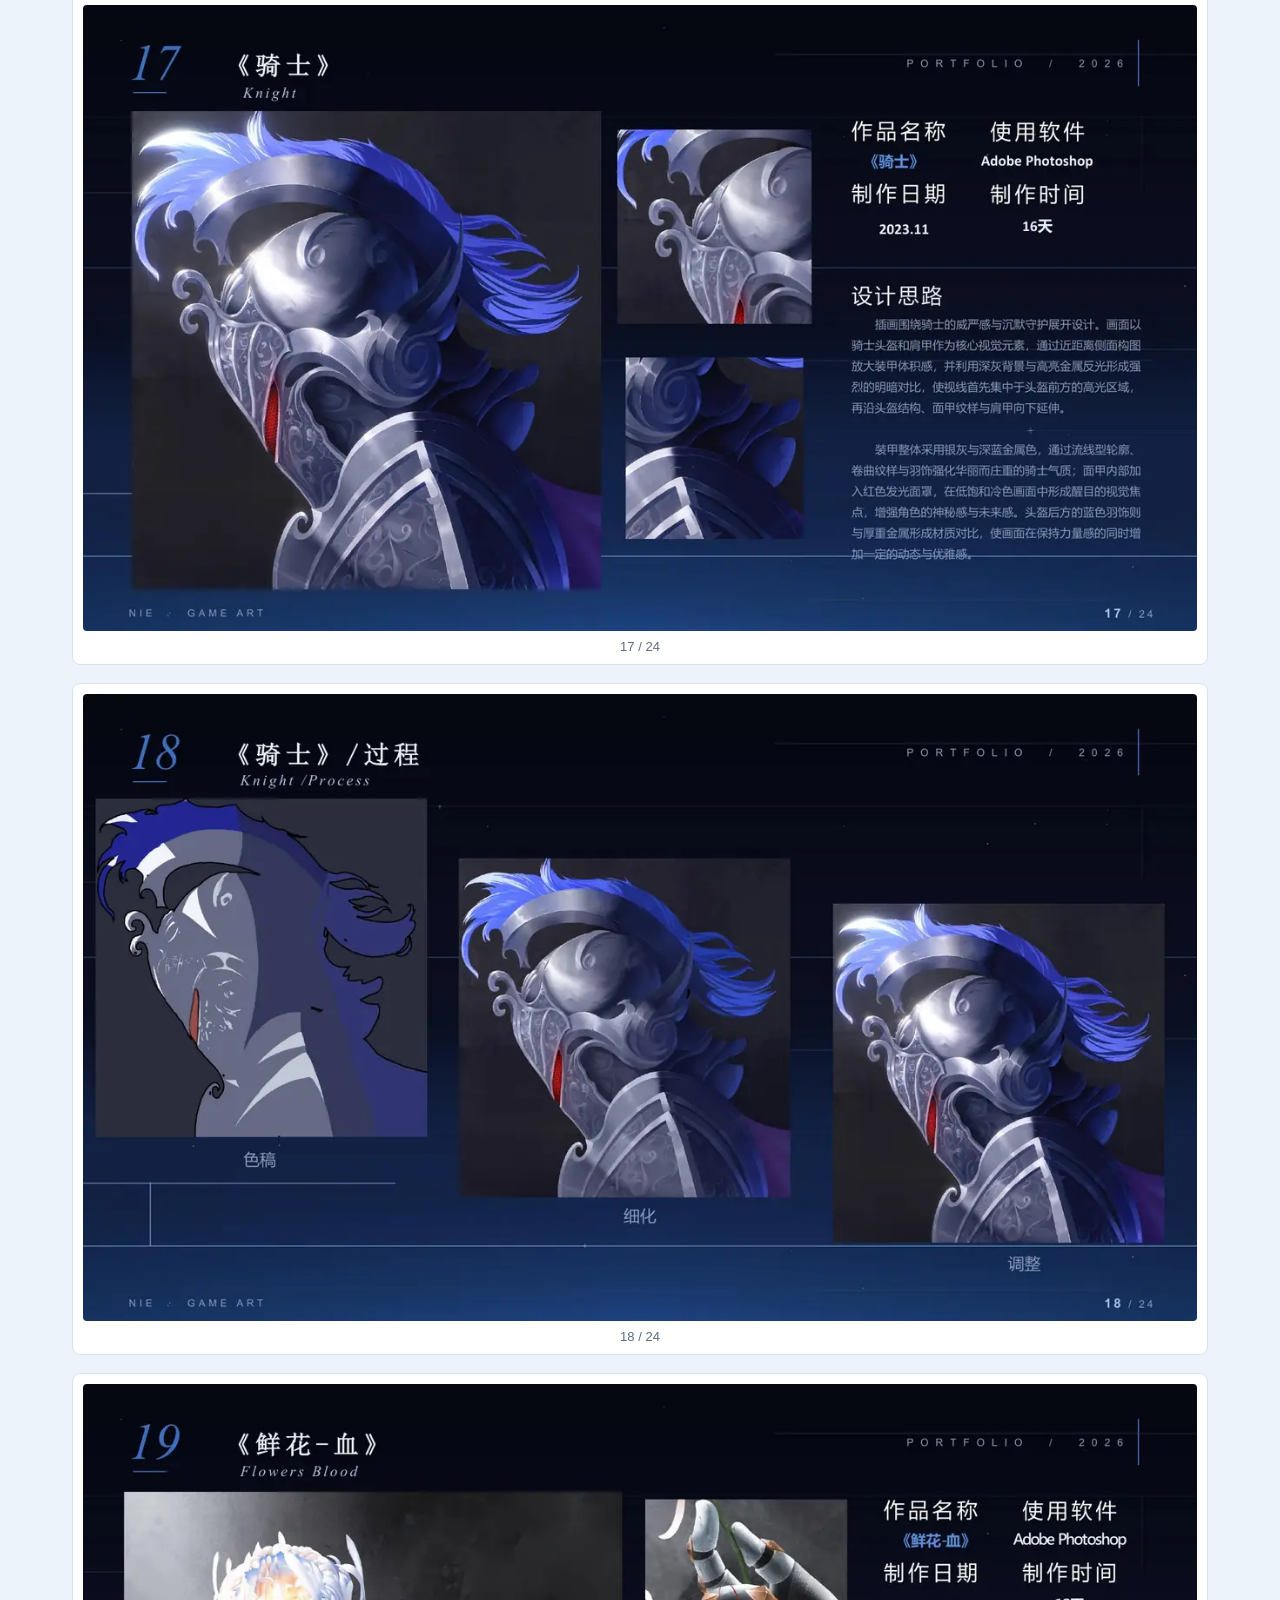
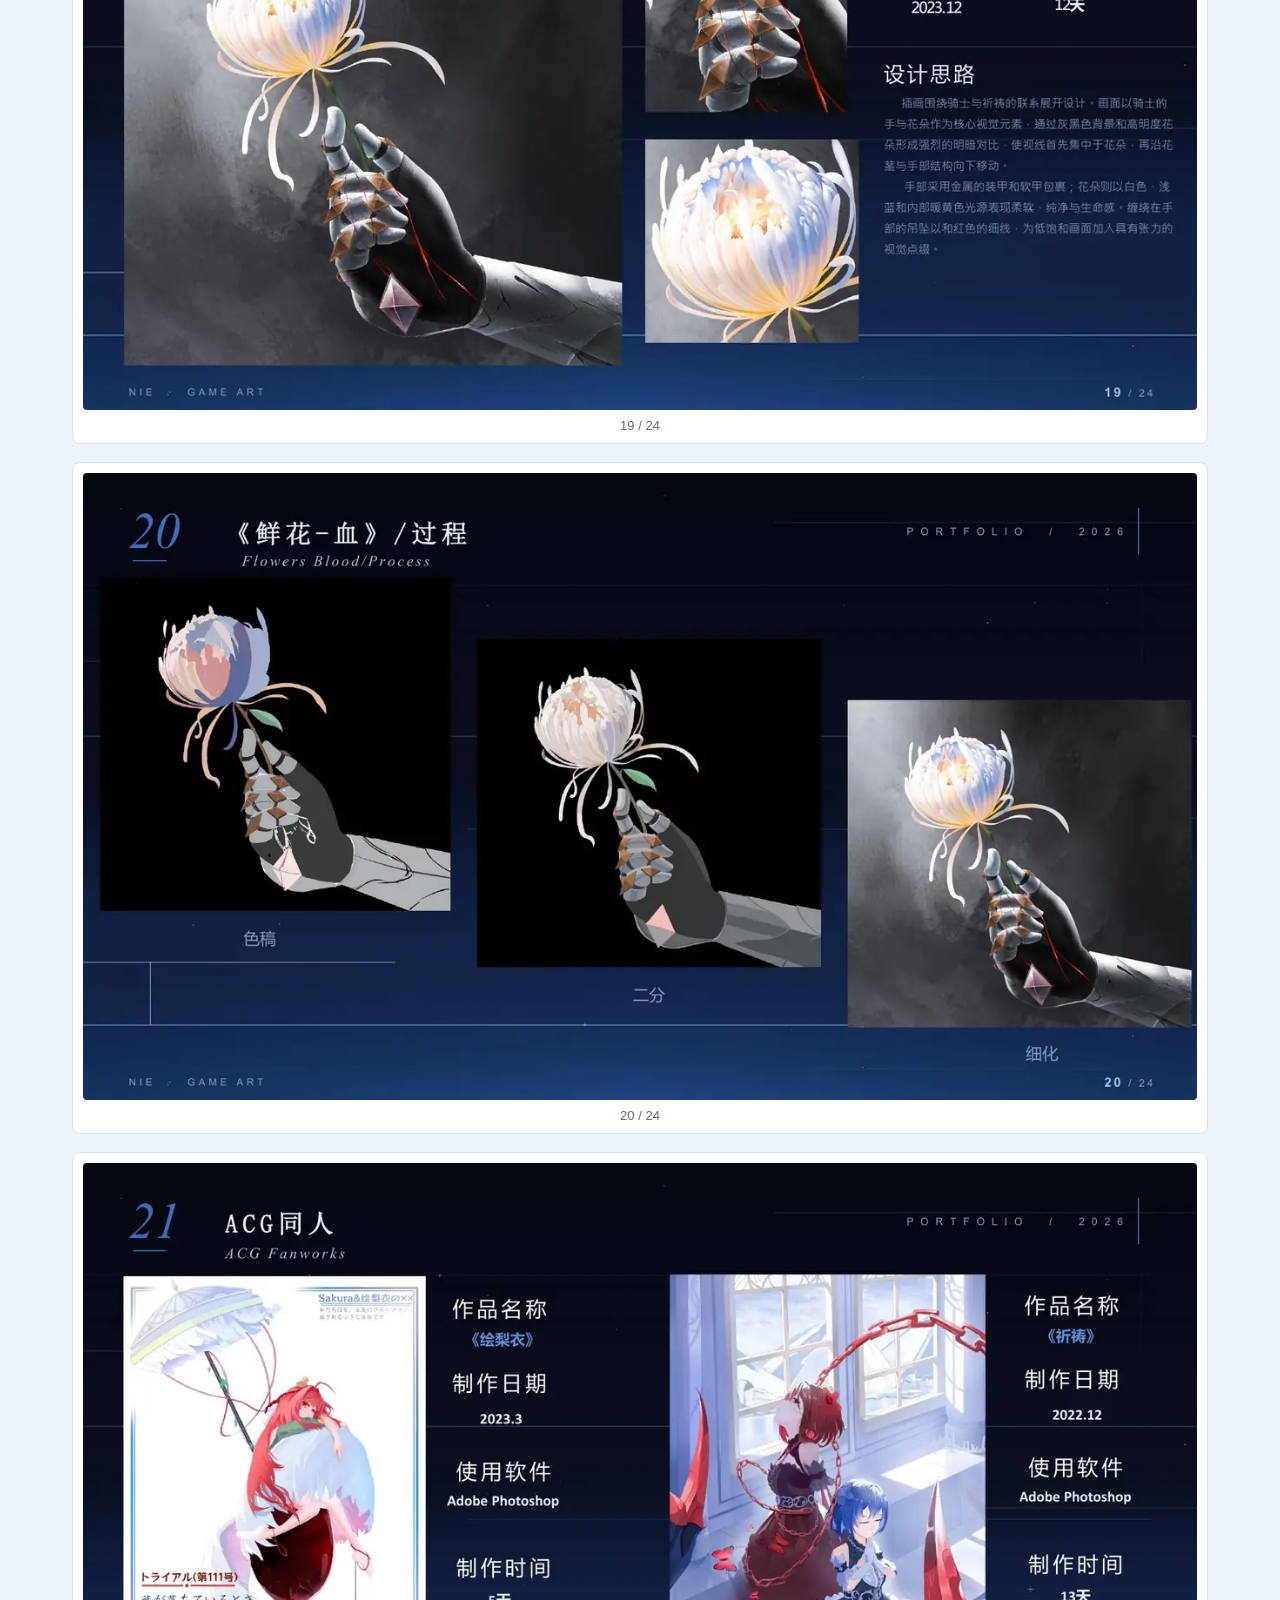
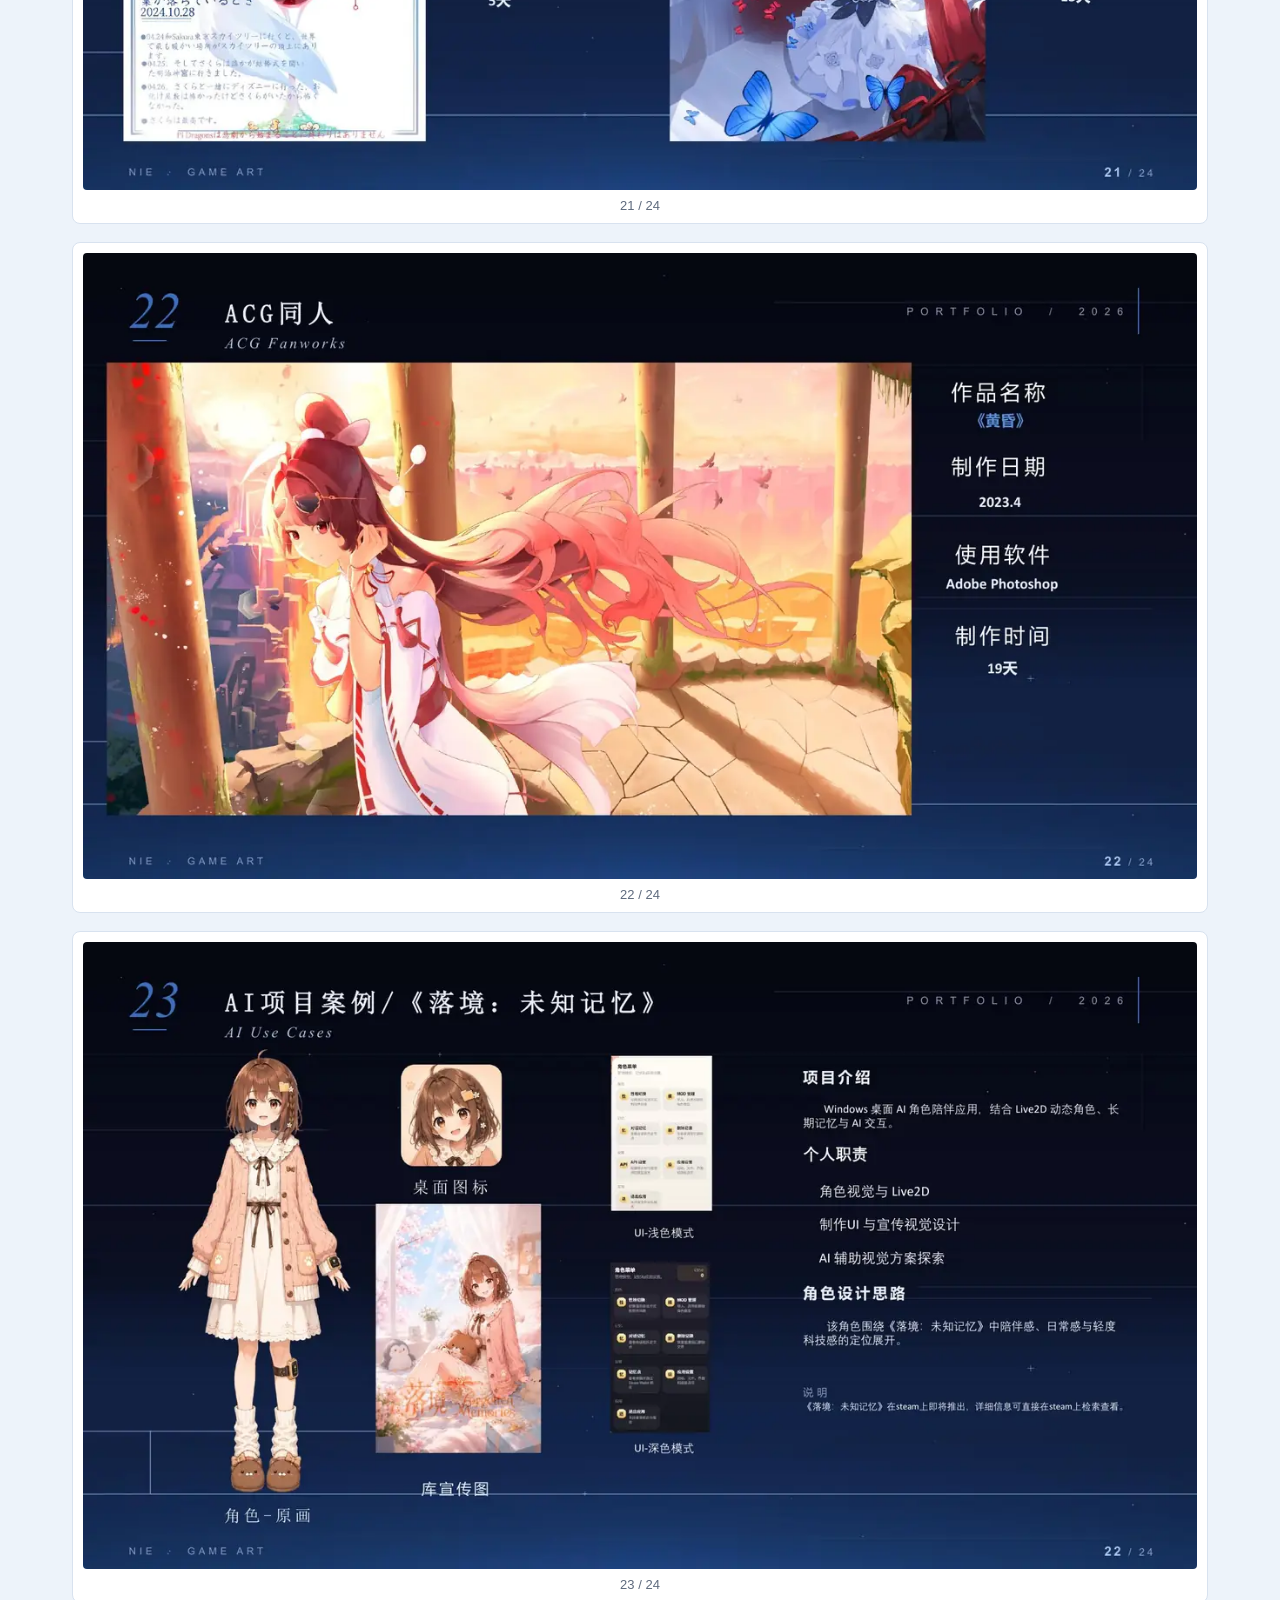
<file: portfolio-meixuan/index.html>
<!doctype html>
<html lang="zh-CN">
  <head>
    <meta charset="utf-8" />
    <meta name="viewport" content="width=device-width, initial-scale=1" />
    <title>美宣角色设计作品集 - 陈浩</title>
    <link rel="stylesheet" href="../styles.css" />
  </head>
  <body>
    <main class="shell">
      <header class="topbar">
        <div class="brand">
          <strong>美宣角色设计作品集</strong>
          <span>陈浩 · 角色设计 / 美宣视觉 / 插画表现</span>
          <span class="view-note">网页预览已做移动端压缩，当前页面适合快速浏览作品内容。</span>
        </div>
      </header>

      <section class="page-viewer" aria-label="美宣角色设计作品集页面预览">
        <figure class="page-card">
          <img src="../assets/portfolio-meixuan-pages-web/page-01.webp" loading="eager" fetchpriority="high" width="1280" height="720" alt="美宣角色设计作品集 第 1 页 / 共 24 页" decoding="async" />
          <figcaption>1 / 24</figcaption>
        </figure>
        <figure class="page-card">
          <img src="../assets/portfolio-meixuan-pages-web/page-02.webp" loading="eager" fetchpriority="high" width="1280" height="720" alt="美宣角色设计作品集 第 2 页 / 共 24 页" decoding="async" />
          <figcaption>2 / 24</figcaption>
        </figure>
        <figure class="page-card page-card-pending">
          <img data-src="../assets/portfolio-meixuan-pages-web/page-03.webp" loading="lazy" width="1280" height="720" alt="美宣角色设计作品集 第 3 页 / 共 24 页" decoding="async" />
          <figcaption>3 / 24</figcaption>
        </figure>
        <figure class="page-card page-card-pending">
          <img data-src="../assets/portfolio-meixuan-pages-web/page-04.webp" loading="lazy" width="1280" height="720" alt="美宣角色设计作品集 第 4 页 / 共 24 页" decoding="async" />
          <figcaption>4 / 24</figcaption>
        </figure>
        <figure class="page-card page-card-pending">
          <img data-src="../assets/portfolio-meixuan-pages-web/page-05.webp" loading="lazy" width="1280" height="720" alt="美宣角色设计作品集 第 5 页 / 共 24 页" decoding="async" />
          <figcaption>5 / 24</figcaption>
        </figure>
        <figure class="page-card page-card-pending">
          <img data-src="../assets/portfolio-meixuan-pages-web/page-06.webp" loading="lazy" width="1280" height="720" alt="美宣角色设计作品集 第 6 页 / 共 24 页" decoding="async" />
          <figcaption>6 / 24</figcaption>
        </figure>
        <figure class="page-card page-card-pending">
          <img data-src="../assets/portfolio-meixuan-pages-web/page-07.webp" loading="lazy" width="1280" height="720" alt="美宣角色设计作品集 第 7 页 / 共 24 页" decoding="async" />
          <figcaption>7 / 24</figcaption>
        </figure>
        <figure class="page-card page-card-pending">
          <img data-src="../assets/portfolio-meixuan-pages-web/page-08.webp" loading="lazy" width="1280" height="720" alt="美宣角色设计作品集 第 8 页 / 共 24 页" decoding="async" />
          <figcaption>8 / 24</figcaption>
        </figure>
        <figure class="page-card page-card-pending">
          <img data-src="../assets/portfolio-meixuan-pages-web/page-09.webp" loading="lazy" width="1280" height="720" alt="美宣角色设计作品集 第 9 页 / 共 24 页" decoding="async" />
          <figcaption>9 / 24</figcaption>
        </figure>
        <figure class="page-card page-card-pending">
          <img data-src="../assets/portfolio-meixuan-pages-web/page-10.webp" loading="lazy" width="1280" height="720" alt="美宣角色设计作品集 第 10 页 / 共 24 页" decoding="async" />
          <figcaption>10 / 24</figcaption>
        </figure>
        <figure class="page-card page-card-pending">
          <img data-src="../assets/portfolio-meixuan-pages-web/page-11.webp" loading="lazy" width="1280" height="720" alt="美宣角色设计作品集 第 11 页 / 共 24 页" decoding="async" />
          <figcaption>11 / 24</figcaption>
        </figure>
        <figure class="page-card page-card-pending">
          <img data-src="../assets/portfolio-meixuan-pages-web/page-12.webp" loading="lazy" width="1280" height="720" alt="美宣角色设计作品集 第 12 页 / 共 24 页" decoding="async" />
          <figcaption>12 / 24</figcaption>
        </figure>
        <figure class="page-card page-card-pending">
          <img data-src="../assets/portfolio-meixuan-pages-web/page-13.webp" loading="lazy" width="1280" height="720" alt="美宣角色设计作品集 第 13 页 / 共 24 页" decoding="async" />
          <figcaption>13 / 24</figcaption>
        </figure>
        <figure class="page-card page-card-pending">
          <img data-src="../assets/portfolio-meixuan-pages-web/page-14.webp" loading="lazy" width="1280" height="720" alt="美宣角色设计作品集 第 14 页 / 共 24 页" decoding="async" />
          <figcaption>14 / 24</figcaption>
        </figure>
        <figure class="page-card page-card-pending">
          <img data-src="../assets/portfolio-meixuan-pages-web/page-15.webp" loading="lazy" width="1280" height="720" alt="美宣角色设计作品集 第 15 页 / 共 24 页" decoding="async" />
          <figcaption>15 / 24</figcaption>
        </figure>
        <figure class="page-card page-card-pending">
          <img data-src="../assets/portfolio-meixuan-pages-web/page-16.webp" loading="lazy" width="1280" height="720" alt="美宣角色设计作品集 第 16 页 / 共 24 页" decoding="async" />
          <figcaption>16 / 24</figcaption>
        </figure>
        <figure class="page-card page-card-pending">
          <img data-src="../assets/portfolio-meixuan-pages-web/page-17.webp" loading="lazy" width="1280" height="720" alt="美宣角色设计作品集 第 17 页 / 共 24 页" decoding="async" />
          <figcaption>17 / 24</figcaption>
        </figure>
        <figure class="page-card page-card-pending">
          <img data-src="../assets/portfolio-meixuan-pages-web/page-18.webp" loading="lazy" width="1280" height="720" alt="美宣角色设计作品集 第 18 页 / 共 24 页" decoding="async" />
          <figcaption>18 / 24</figcaption>
        </figure>
        <figure class="page-card page-card-pending">
          <img data-src="../assets/portfolio-meixuan-pages-web/page-19.webp" loading="lazy" width="1280" height="720" alt="美宣角色设计作品集 第 19 页 / 共 24 页" decoding="async" />
          <figcaption>19 / 24</figcaption>
        </figure>
        <figure class="page-card page-card-pending">
          <img data-src="../assets/portfolio-meixuan-pages-web/page-20.webp" loading="lazy" width="1280" height="720" alt="美宣角色设计作品集 第 20 页 / 共 24 页" decoding="async" />
          <figcaption>20 / 24</figcaption>
        </figure>
        <figure class="page-card page-card-pending">
          <img data-src="../assets/portfolio-meixuan-pages-web/page-21.webp" loading="lazy" width="1280" height="720" alt="美宣角色设计作品集 第 21 页 / 共 24 页" decoding="async" />
          <figcaption>21 / 24</figcaption>
        </figure>
        <figure class="page-card page-card-pending">
          <img data-src="../assets/portfolio-meixuan-pages-web/page-22.webp" loading="lazy" width="1280" height="720" alt="美宣角色设计作品集 第 22 页 / 共 24 页" decoding="async" />
          <figcaption>22 / 24</figcaption>
        </figure>
        <figure class="page-card page-card-pending">
          <img data-src="../assets/portfolio-meixuan-pages-web/page-23.webp" loading="lazy" width="1280" height="720" alt="美宣角色设计作品集 第 23 页 / 共 24 页" decoding="async" />
          <figcaption>23 / 24</figcaption>
        </figure>
        <figure class="page-card page-card-pending">
          <img data-src="../assets/portfolio-meixuan-pages-web/page-24.webp" loading="lazy" width="1280" height="720" alt="美宣角色设计作品集 第 24 页 / 共 24 页" decoding="async" />
          <figcaption>24 / 24</figcaption>
        </figure>
      </section>
    </main>
    <script src="../viewer.js" defer></script>
  </body>
</html>
</file>
<file: styles.css>
:root {
  color-scheme: light;
  --ink: #172033;
  --muted: #5e6a7d;
  --line: #d8e2ef;
  --panel: #f5f8fc;
  --accent: #5e86c4;
  --accent-dark: #2d4f87;
  --white: #ffffff;
}

* {
  box-sizing: border-box;
}

body {
  margin: 0;
  min-height: 100vh;
  font-family: "Microsoft YaHei", "PingFang SC", Arial, sans-serif;
  color: var(--ink);
  background: #edf3fa;
}

a {
  color: inherit;
}

.shell {
  max-width: 1180px;
  margin: 0 auto;
  padding: 28px 22px 36px;
}

.topbar {
  display: flex;
  align-items: center;
  justify-content: space-between;
  gap: 20px;
  padding: 18px 22px;
  background: var(--white);
  border: 1px solid var(--line);
  border-radius: 8px;
}

.brand {
  display: grid;
  gap: 4px;
}

.brand strong {
  font-size: 22px;
  letter-spacing: 0;
}

.brand span {
  color: var(--muted);
  font-size: 14px;
}

.brand .view-note {
  color: #2d4f87;
  font-size: 13px;
  line-height: 1.5;
}

.actions {
  display: flex;
  flex-wrap: wrap;
  gap: 10px;
}

.button {
  display: inline-flex;
  align-items: center;
  justify-content: center;
  min-height: 38px;
  padding: 0 15px;
  border: 1px solid var(--accent);
  border-radius: 6px;
  color: var(--accent-dark);
  background: var(--white);
  text-decoration: none;
  font-size: 14px;
  font-weight: 700;
}

.button.primary {
  color: var(--white);
  background: var(--accent);
}

.grid {
  display: grid;
  grid-template-columns: repeat(2, minmax(0, 1fr));
  gap: 18px;
  margin-top: 18px;
}

.card {
  display: grid;
  gap: 14px;
  padding: 22px;
  background: var(--white);
  border: 1px solid var(--line);
  border-radius: 8px;
}

.card h2 {
  margin: 0;
  font-size: 22px;
}

.card p,
.notice p {
  margin: 0;
  color: var(--muted);
  line-height: 1.7;
}

.viewer {
  margin-top: 18px;
  background: var(--white);
  border: 1px solid var(--line);
  border-radius: 8px;
  overflow: hidden;
}

.viewer iframe,
.viewer object {
  display: block;
  width: 100%;
  height: calc(100vh - 180px);
  min-height: 680px;
  border: 0;
}

.page-viewer {
  display: grid;
  gap: 18px;
  margin-top: 18px;
}

.page-card {
  margin: 0;
  padding: 10px;
  background: var(--white);
  border: 1px solid var(--line);
  border-radius: 8px;
}

.page-card img {
  display: block;
  width: 100%;
  height: auto;
  aspect-ratio: 16 / 9;
  object-fit: contain;
  border-radius: 4px;
  background: #ffffff;
}

.page-card-pending img {
  background:
    linear-gradient(90deg, rgba(237, 243, 250, 0.55), rgba(255, 255, 255, 0.95), rgba(237, 243, 250, 0.55)),
    #ffffff;
}

.page-card figcaption {
  padding-top: 8px;
  color: var(--muted);
  font-size: 13px;
  text-align: center;
}

.notice {
  margin-top: 18px;
  padding: 16px 18px;
  background: var(--panel);
  border: 1px solid var(--line);
  border-radius: 8px;
}

@media (max-width: 760px) {
  .topbar {
    align-items: flex-start;
    flex-direction: column;
  }

  .grid {
    grid-template-columns: 1fr;
  }

  .viewer iframe,
  .viewer object {
    height: 72vh;
    min-height: 520px;
  }

  .page-viewer {
    gap: 12px;
  }

  .page-card {
    padding: 6px;
  }
}
</file>
